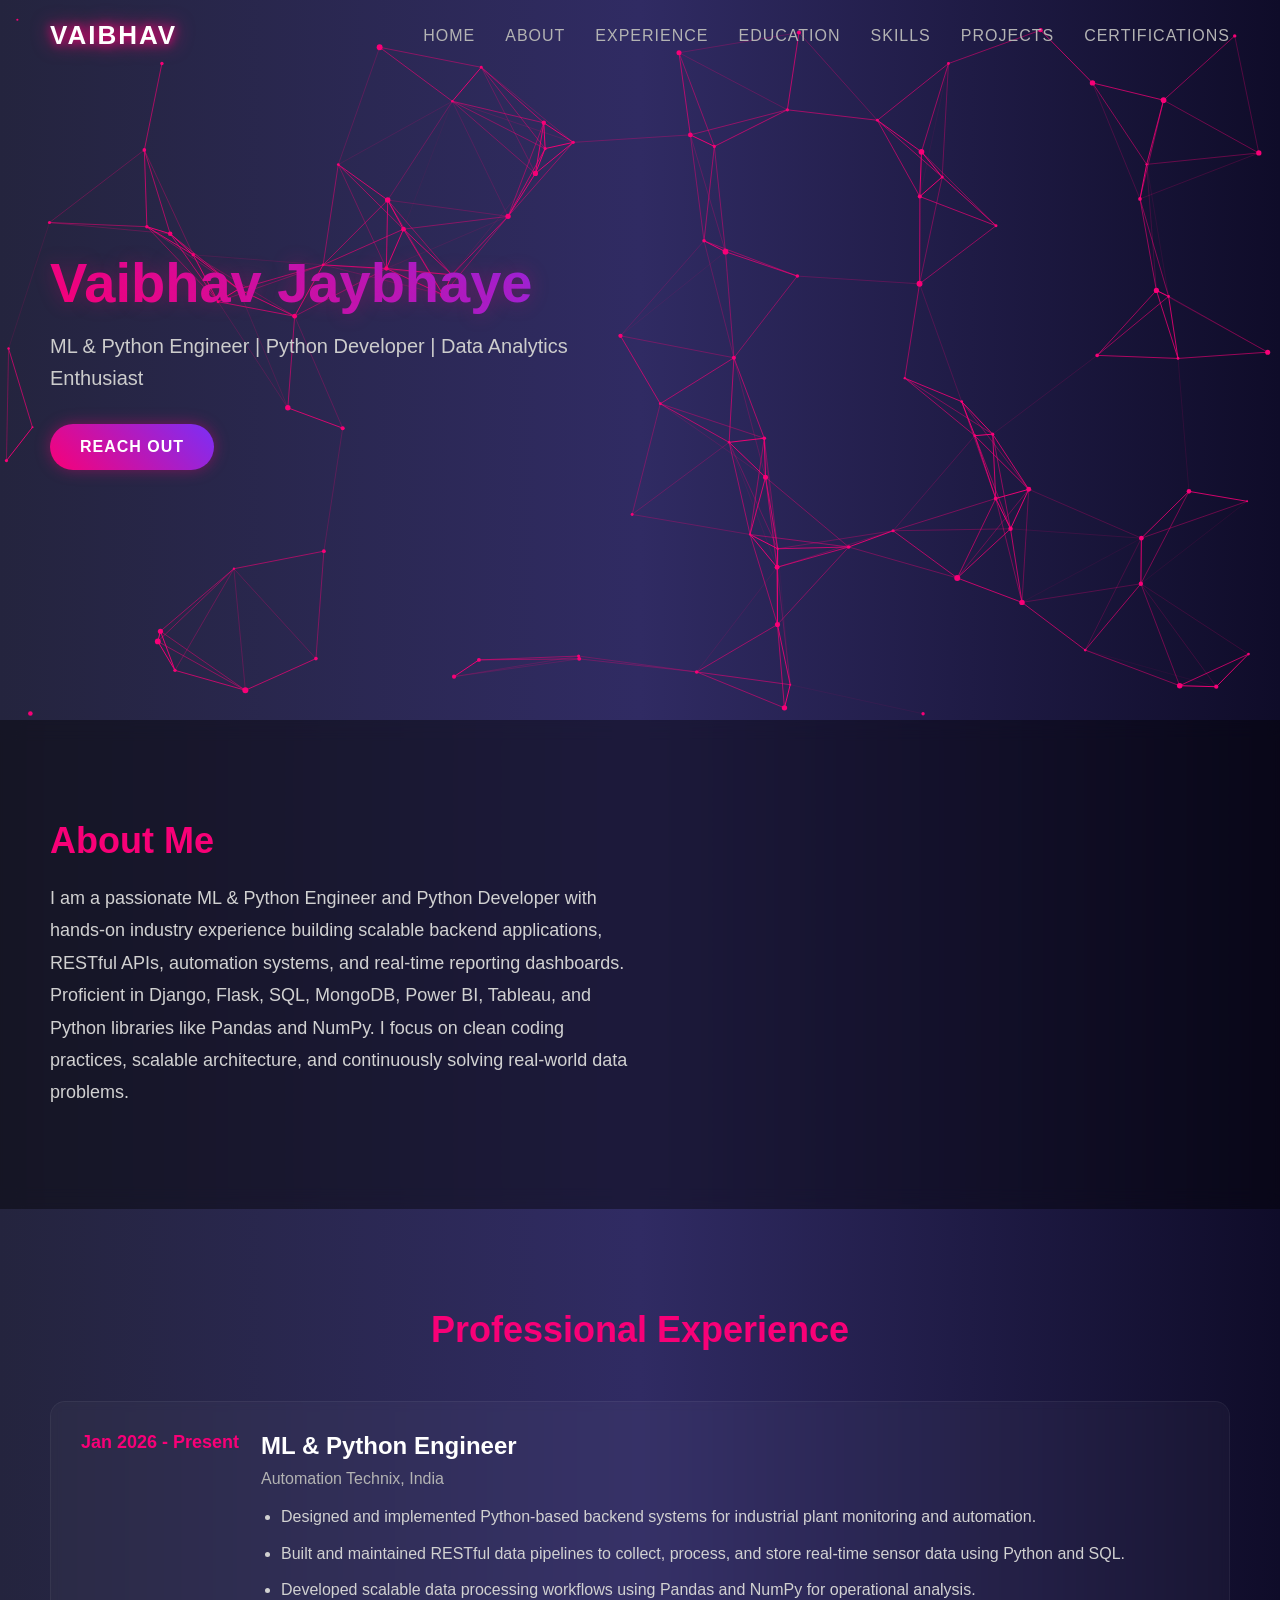
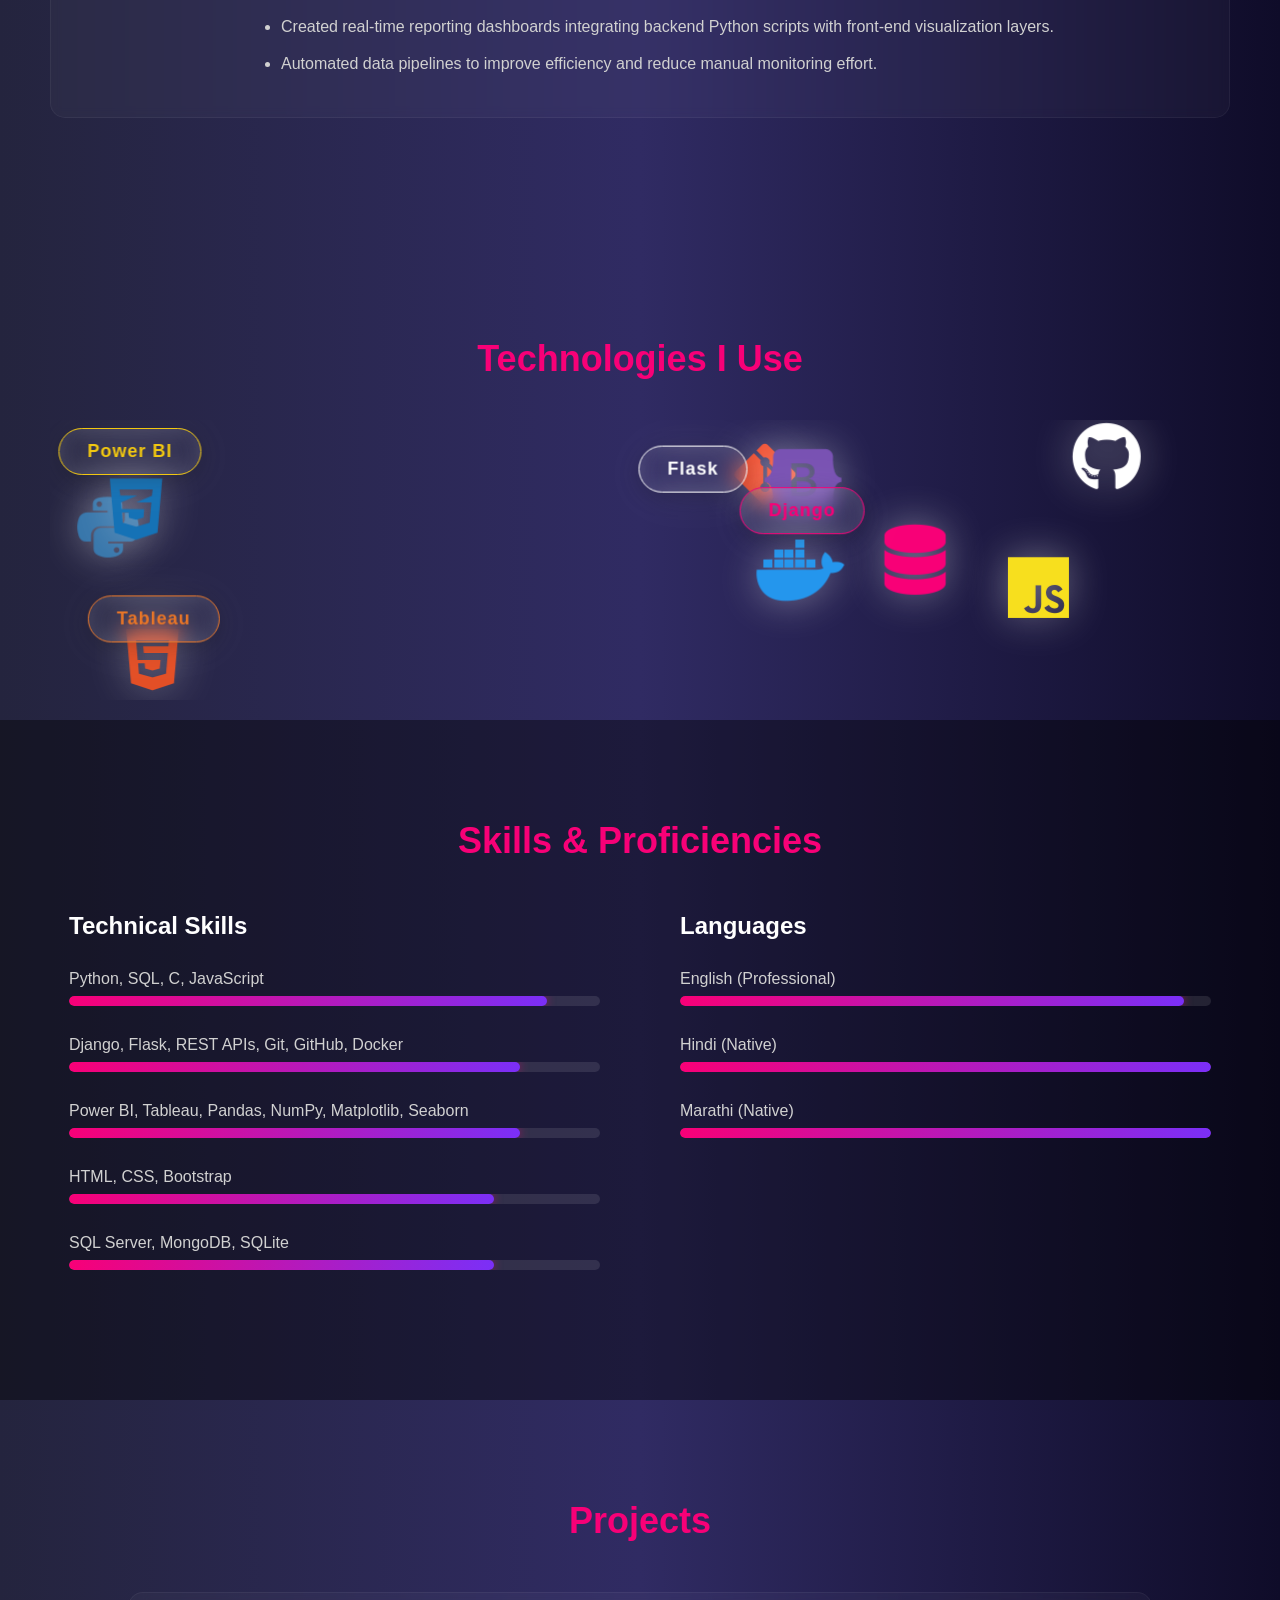
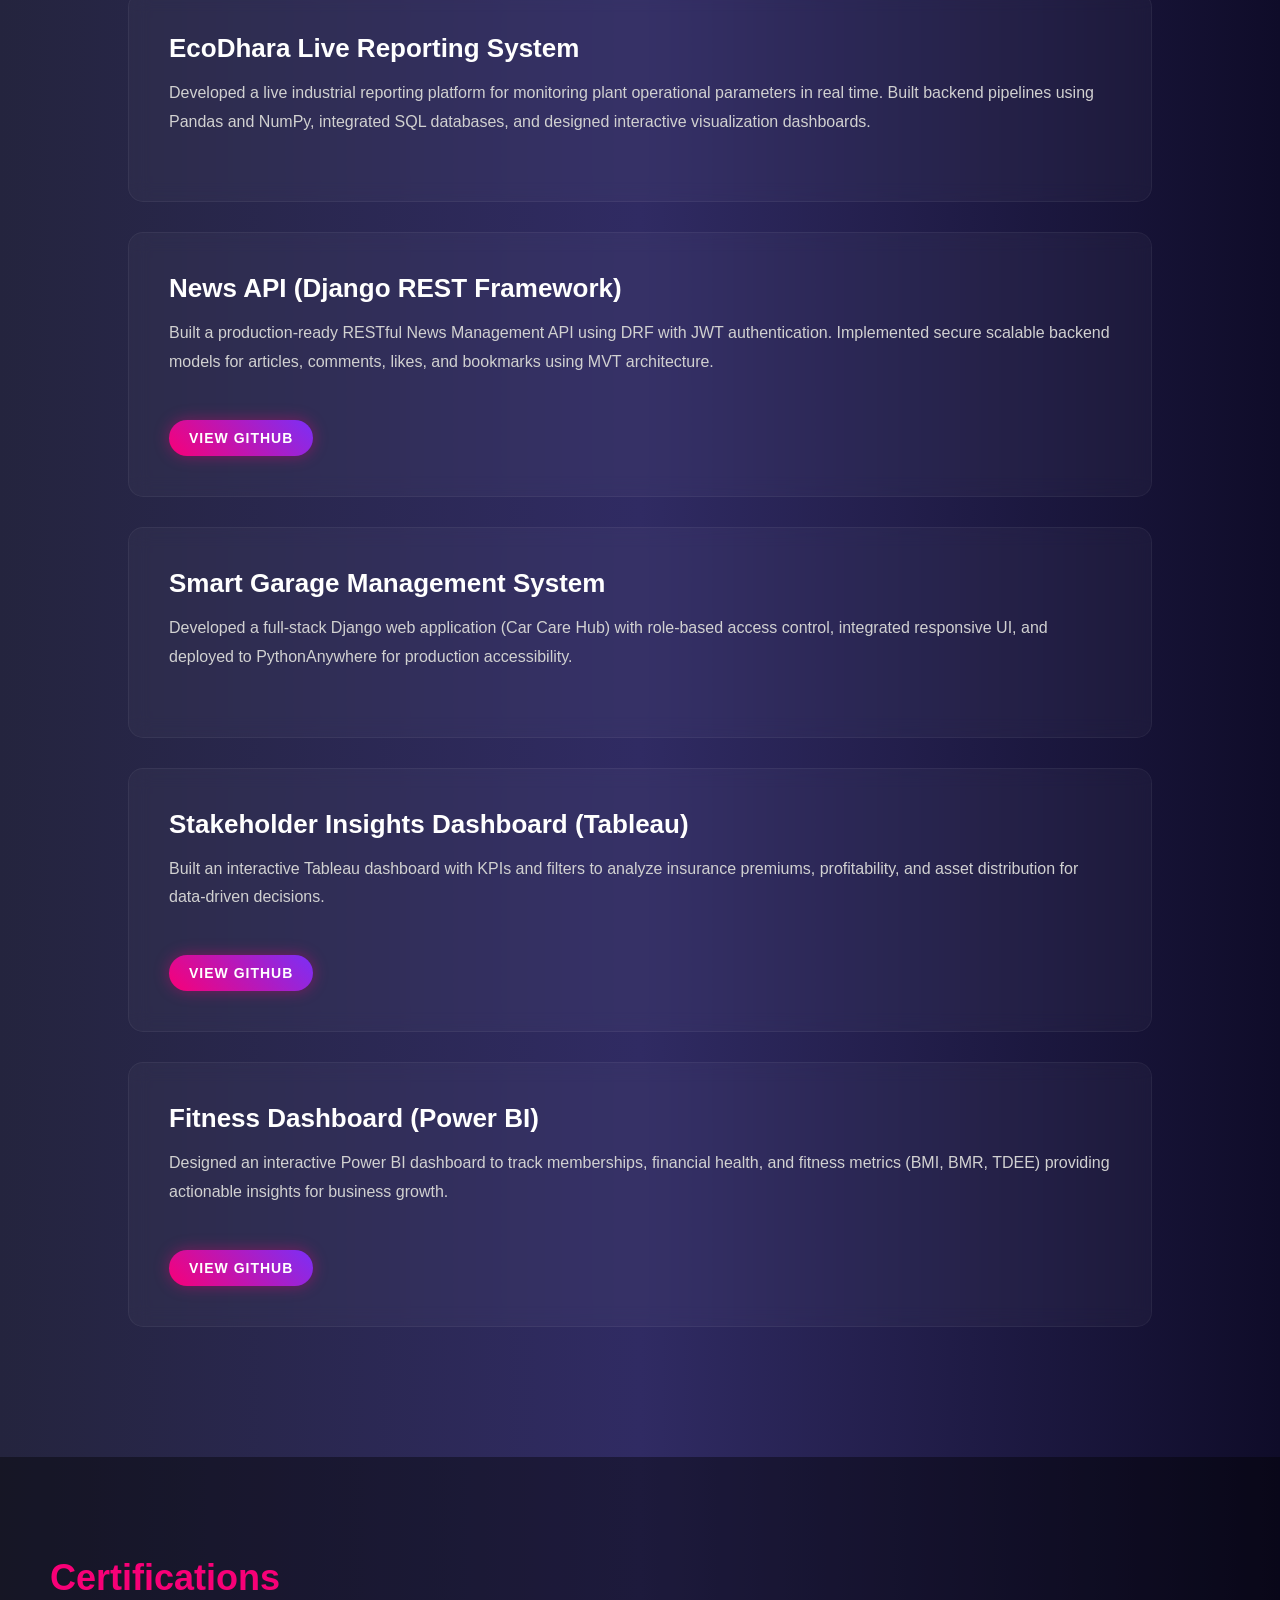
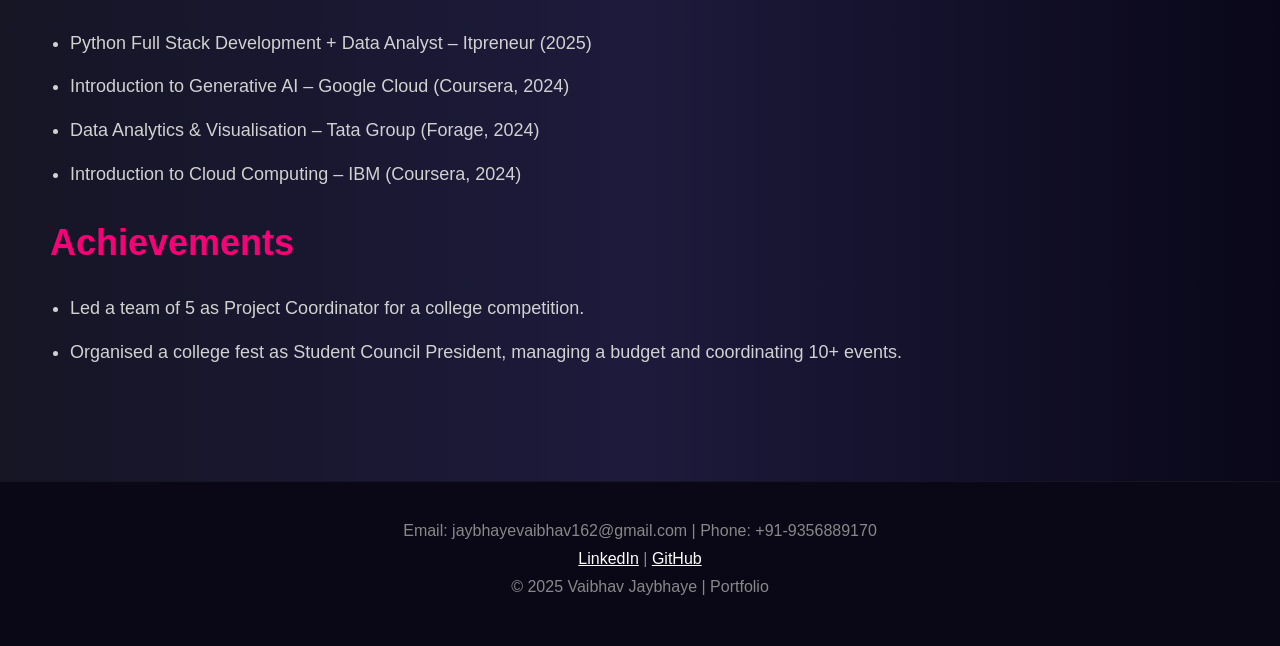
<file: index.html>
<!DOCTYPE html>
<html lang="en">

<head>
    <meta charset="UTF-8">
    <meta name="viewport" content="width=device-width, initial-scale=1.0">
  <link rel="icon" type="image/png" href="images/vj.png">
    <title>Vaibhav Jaybhaye | Portfolio</title>
    <link rel="stylesheet" href="https://cdnjs.cloudflare.com/ajax/libs/font-awesome/6.4.0/css/all.min.css">
    <link rel="stylesheet" href="style/style.css">
</head>

<body>

    <!-- NAVBAR -->
    <nav class="navbar">
        <div class="logo">Vaibhav</div>
        <div class="menu-toggle"><i class="fa-solid fa-bars"></i></div>
        <ul class="nav-links">
            <li><a href="#home">Home</a></li>
            <li><a href="#about">About</a></li>
            <li><a href="#experience">Experience</a></li>
            <li><a href="education.html">Education</a></li>
            <li><a href="#skills">Skills</a></li>
            <li><a href="#projects">Projects</a></li>
            <li><a href="#certifications">Certifications</a></li>
        </ul>
    </nav>

    <!-- HERO SECTION -->
    <section id="home" class="hero">
        <canvas id="particle-canvas"></canvas>
        <div class="hero-text">
            <h1>Vaibhav Jaybhaye</h1>
            <p>ML & Python Engineer | Python Developer | Data Analytics Enthusiast</p>
            <a href="contact.html" class="btn">Reach Out</a>
        </div>

       
    </section>

    <!-- ABOUT ME -->
    <section id="about" class="about reveal">
        <div class="about-text">
            <h2>About Me</h2>
            <p>
                I am a passionate ML & Python Engineer and Python Developer with hands-on industry experience building
                scalable backend applications, RESTful APIs, automation systems, and real-time reporting dashboards.
                Proficient in Django, Flask, SQL, MongoDB, Power BI, Tableau, and Python libraries like Pandas and
                NumPy. I focus on clean coding practices, scalable architecture, and continuously solving real-world
                data problems.
            </p>
        </div>

        
    </section>

    <!-- EXPERIENCE -->
    <section id="experience" class="education reveal">
        <h2>Professional Experience</h2>

        <div class="edu-box">
            <div class="year">Jan 2026 - Present</div>
            <div class="detail">
                <h3>ML & Python Engineer</h3>
                <p>Automation Technix, India</p>
                <ul>
                    <li>Designed and implemented Python-based backend systems for industrial plant monitoring and
                        automation.</li>
                    <li>Built and maintained RESTful data pipelines to collect, process, and store real-time sensor data
                        using Python and SQL.</li>
                    <li>Developed scalable data processing workflows using Pandas and NumPy for operational analysis.
                    </li>
                    <li>Created real-time reporting dashboards integrating backend Python scripts with front-end
                        visualization layers.</li>
                    <li>Automated data pipelines to improve efficiency and reduce manual monitoring effort.</li>
                </ul>
            </div>
        </div>
    </section>



    <!-- TECH BOUNCER -->
    <section class="tech-bouncer-section reveal">
        <h2>Technologies I Use</h2>
        <div id="tech-bouncer-container">
            <i class="fa-brands fa-python tech-icon" style="color: #3776AB;"></i>
            <i class="fa-brands fa-html5 tech-icon" style="color: #E34F26;"></i>
            <i class="fa-brands fa-css3-alt tech-icon" style="color: #1572B6;"></i>
            <i class="fa-brands fa-js tech-icon" style="color: #F7DF1E;"></i>
            <i class="fa-brands fa-docker tech-icon" style="color: #2496ED;"></i>
            <i class="fa-brands fa-git-alt tech-icon" style="color: #F05032;"></i>
            <i class="fa-brands fa-github tech-icon" style="color: #ffffff;"></i>
            <i class="fa-brands fa-bootstrap tech-icon" style="color: #7952B3;"></i>
            <i class="fa-solid fa-database tech-icon" style="color: #f80077;"></i>
            <div class="tech-icon text-icon" style="color: #f80077; border-color: #f80077;">Django</div>
            <div class="tech-icon text-icon" style="color: #fff; border-color: #fff;">Flask</div>
            <div class="tech-icon text-icon" style="color: #F2C811; border-color: #F2C811;">Power BI</div>
            <div class="tech-icon text-icon" style="color: #E97627; border-color: #E97627;">Tableau</div>
        </div>
    </section>

    <!-- SKILLS -->
    <section id="skills" class="skills reveal">
        <h2>Skills & Proficiencies</h2>

        <div class="skills-container">
            <div>
                <h3>Technical Skills</h3>
                <p>Python, SQL, C, JavaScript</p>
                <div class="bar"><span style="width: 90%"></span></div>

                <p>Django, Flask, REST APIs, Git, GitHub, Docker</p>
                <div class="bar"><span style="width: 85%"></span></div>

                <p>Power BI, Tableau, Pandas, NumPy, Matplotlib, Seaborn</p>
                <div class="bar"><span style="width: 85%"></span></div>

                <p>HTML, CSS, Bootstrap</p>
                <div class="bar"><span style="width: 80%"></span></div>

                <p>SQL Server, MongoDB, SQLite</p>
                <div class="bar"><span style="width: 80%"></span></div>
            </div>

            <div>
                <h3>Languages</h3>
                <p>English (Professional)</p>
                <div class="bar"><span style="width: 95%"></span></div>

                <p>Hindi (Native)</p>
                <div class="bar"><span style="width: 100%"></span></div>

                <p>Marathi (Native)</p>
                <div class="bar"><span style="width: 100%"></span></div>
            </div>
        </div>
    </section>

    <!-- PROJECTS -->
    <section id="projects" class="projects reveal">
        <h2>Projects</h2>

        <div class="project-card">
            <h3>EcoDhara Live Reporting System</h3>
            <p>
                Developed a live industrial reporting platform for monitoring plant operational parameters in real time.
                Built backend pipelines using Pandas and NumPy, integrated SQL databases, and designed interactive
                visualization dashboards.
            </p>
        </div>

        <div class="project-card">
            <h3>News API (Django REST Framework)</h3>
            <p>
                Built a production-ready RESTful News Management API using DRF with JWT authentication. Implemented
                secure scalable backend models for articles, comments, likes, and bookmarks using MVT architecture.
            </p>
            <br>
            <a href="https://github.com/vaibhavjaybhaye09" target="_blank" class="btn">View GitHub</a>
        </div>

        <div class="project-card">
            <h3>Smart Garage Management System</h3>
            <p>
                Developed a full-stack Django web application (Car Care Hub) with role-based access control, integrated
                responsive UI, and deployed to PythonAnywhere for production accessibility.
            </p>
        </div>

        <div class="project-card">
            <h3>Stakeholder Insights Dashboard (Tableau)</h3>
            <p>
                Built an interactive Tableau dashboard with KPIs and filters to analyze insurance premiums,
                profitability, and asset distribution for data-driven decisions.
            </p>
            <br>
            <a href="https://github.com/vaibhavjaybhaye09" target="_blank" class="btn">View GitHub</a>
        </div>

        <div class="project-card">
            <h3>Fitness Dashboard (Power BI)</h3>
            <p>
                Designed an interactive Power BI dashboard to track memberships, financial health, and fitness metrics
                (BMI, BMR, TDEE) providing actionable insights for business growth.
            </p>
            <br>
            <a href="https://github.com/vaibhavjaybhaye09" target="_blank" class="btn">View GitHub</a>
        </div>
    </section>

    <!-- CERTIFICATIONS -->
    <section id="certifications" class="certifications reveal">
        <h2>Certifications</h2>

        <ul>
            <li>Python Full Stack Development + Data Analyst – Itpreneur (2025)</li>
            <li>Introduction to Generative AI – Google Cloud (Coursera, 2024)</li>
            <li>Data Analytics & Visualisation – Tata Group (Forage, 2024)</li>
            <li>Introduction to Cloud Computing – IBM (Coursera, 2024)</li>
        </ul>
        <br>
        <h2>Achievements</h2>
        <ul>
            <li>Led a team of 5 as Project Coordinator for a college competition.</li>
            <li>Organised a college fest as Student Council President, managing a budget and coordinating 10+ events.
            </li>
        </ul>
    </section>

    <!-- FOOTER -->
    <footer id="contact">
        <p>Email: jaybhayevaibhav162@gmail.com | Phone: +91-9356889170</p>
        <p><a href="https://linkedin.com/in/vaibhav-jaybhaye-a9a10b25b"
                style="color: white; text-decoration: underline;">LinkedIn</a> | <a
                href="https://github.com/vaibhavjaybhaye09" style="color: white; text-decoration: underline;">GitHub</a>
        </p>
        <p>© 2025 Vaibhav Jaybhaye | Portfolio</p>
    </footer>

    <script>
        const canvas = document.getElementById("particle-canvas");
        const ctx = canvas.getContext("2d");
        
        function resizeCanvas() {
            const heroSection = document.querySelector('.hero');
            canvas.width = heroSection.offsetWidth;
            canvas.height = heroSection.offsetHeight;
        }
        
        resizeCanvas();

        let particlesArray;

        // get mouse position
        let mouse = {
            x: null,
            y: null,
            radius: 120
        }

        const heroSection = document.querySelector('.hero');
        heroSection.addEventListener('mousemove', function(event) {
            const rect = heroSection.getBoundingClientRect();
            mouse.x = event.clientX - rect.left;
            mouse.y = event.clientY - rect.top;
        });

        heroSection.addEventListener('mouseleave', function() {
            mouse.x = undefined;
            mouse.y = undefined;
        });

        // create particle
        class Particle {
            constructor(x, y, directionX, directionY, size, color) {
                this.x = x;
                this.y = y;
                this.directionX = directionX;
                this.directionY = directionY;
                this.size = size;
                this.color = color;
            }
            // method to draw individual particle
            draw() {
                ctx.beginPath();
                ctx.arc(this.x, this.y, this.size, 0, Math.PI * 2, false);
                ctx.fillStyle = '#f80077';
                ctx.fill();
            }
            // check particle position, check mouse position, move the particle, draw the particle
            update() {
                //check if particle is still within canvas
                if (this.x > canvas.width || this.x < 0) {
                    this.directionX = -this.directionX;
                }
                if (this.y > canvas.height || this.y < 0) {
                    this.directionY = -this.directionY;
                }

                //check collision detection - mouse position / particle position
                let dx = mouse.x - this.x;
                let dy = mouse.y - this.y;
                let distance = Math.sqrt(dx*dx + dy*dy);
                if (distance < mouse.radius + this.size){
                    if (mouse.x < this.x && this.x < canvas.width - this.size * 10) {
                        this.x += 2;
                    }
                    if (mouse.x > this.x && this.x > this.size * 10) {
                        this.x -= 2;
                    }
                    if (mouse.y < this.y && this.y < canvas.height - this.size * 10) {
                        this.y += 2;
                    }
                    if (mouse.y > this.y && this.y > this.size * 10) {
                        this.y -= 2;
                    }
                }
                // move particle
                this.x += this.directionX;
                this.y += this.directionY;
                // draw particle
                this.draw();
            }
        }

        // create particle array
        function init() {
            particlesArray = [];
            let numberOfParticles = (canvas.height * canvas.width) / 9000;
            for (let i = 0; i < numberOfParticles; i++) {
                let size = (Math.random() * 2) + 1;
                let x = (Math.random() * ((canvas.width - size * 2) - (size * 2)) + size * 2);
                let y = (Math.random() * ((canvas.height - size * 2) - (size * 2)) + size * 2);
                let directionX = (Math.random() * 1) - 0.5;
                let directionY = (Math.random() * 1) - 0.5;
                let color = '#f80077';

                particlesArray.push(new Particle(x, y, directionX, directionY, size, color));
            }
        }

        // check if particles are close enough to draw line between them
        function connect() {
            let opacityValue = 1;
            for (let a = 0; a < particlesArray.length; a++) {
                for (let b = a; b < particlesArray.length; b++) {
                    let distance = ((particlesArray[a].x - particlesArray[b].x) * (particlesArray[a].x - particlesArray[b].x))
                    + ((particlesArray[a].y - particlesArray[b].y) * (particlesArray[a].y - particlesArray[b].y));
                    if (distance < (canvas.width/7) * (canvas.height/7)) {
                        opacityValue = 1 - (distance/20000);
                        ctx.strokeStyle = 'rgba(248, 0, 119,' + opacityValue + ')';
                        ctx.lineWidth = 1;
                        ctx.beginPath();
                        ctx.moveTo(particlesArray[a].x, particlesArray[a].y);
                        ctx.lineTo(particlesArray[b].x, particlesArray[b].y);
                        ctx.stroke();
                    }
                }
            }
        }

        // animation loop
        function animate() {
            requestAnimationFrame(animate);
            ctx.clearRect(0,0,canvas.width, canvas.height);

            for (let i = 0; i < particlesArray.length; i++) {
                particlesArray[i].update();
            }
            connect();
        }

        // resize event
        window.addEventListener('resize', function() {
            resizeCanvas();
            init();
        });

        init();
        animate();

        // Navbar Scroll Logic & Reveal
        let lastScrollTop = 0;
        const navbar = document.querySelector('.navbar');

        function reveal() {
            var reveals = document.querySelectorAll(".reveal");
            for (var i = 0; i < reveals.length; i++) {
                var windowHeight = window.innerHeight;
                var elementTop = reveals[i].getBoundingClientRect().top;
                var elementVisible = 100;
                if (elementTop < windowHeight - elementVisible) {
                    reveals[i].classList.add("active");
                }
            }
        }

        window.addEventListener('scroll', function() {
            let scrollTop = window.pageYOffset || document.documentElement.scrollTop;
            if (scrollTop > lastScrollTop && scrollTop > 100) {
                // Scrolling down
                navbar.classList.add('hidden');
            } else {
                // Scrolling up
                navbar.classList.remove('hidden');
            }
            lastScrollTop = scrollTop <= 0 ? 0 : scrollTop; // For Mobile or negative scrolling
            
            // Trigger reveal
            reveal();
        });
        
        reveal(); // Trigger on load

        // Tech Bouncer Animation
        const techIcons = document.querySelectorAll('.tech-icon');
        const bouncerContainer = document.getElementById('tech-bouncer-container');
        
        if (bouncerContainer) {
            const bouncers = [];
            
            techIcons.forEach(icon => {
                let dx = (Math.random() - 0.5) * 1.5; 
                let dy = (Math.random() - 0.5) * 1.5; 
                if (Math.abs(dx) < 0.5) dx = dx > 0 ? 0.8 : -0.8;
                if (Math.abs(dy) < 0.5) dy = dy > 0 ? 0.8 : -0.8;

                bouncers.push({
                    element: icon,
                    x: Math.random() * (bouncerContainer.clientWidth - 150),
                    y: Math.random() * (bouncerContainer.clientHeight - 100),
                    dx: dx,
                    dy: dy
                });
            });

            function animateBouncers() {
                const containerWidth = bouncerContainer.clientWidth;
                const containerHeight = bouncerContainer.clientHeight;

                bouncers.forEach(bouncer => {
                    bouncer.x += bouncer.dx;
                    bouncer.y += bouncer.dy;
                    
                    let elWidth = bouncer.element.offsetWidth || 50;
                    let elHeight = bouncer.element.offsetHeight || 50;

                    if (bouncer.x <= 0 || bouncer.x + elWidth >= containerWidth) {
                        bouncer.dx *= -1;
                        bouncer.x = bouncer.x <= 0 ? 0 : containerWidth - elWidth;
                    }
                    if (bouncer.y <= 0 || bouncer.y + elHeight >= containerHeight) {
                        bouncer.dy *= -1;
                        bouncer.y = bouncer.y <= 0 ? 0 : containerHeight - elHeight;
                    }

                    bouncer.element.style.transform = `translate(${bouncer.x}px, ${bouncer.y}px)`;
                });

                requestAnimationFrame(animateBouncers);
            }
            
            setTimeout(animateBouncers, 300); // wait for fonts to load
        }

        // Mobile Menu Toggle
        const menuToggle = document.querySelector('.menu-toggle');
        const navLinksContainer = document.querySelector('.nav-links');

        if (menuToggle) {
            menuToggle.addEventListener('click', () => {
                navLinksContainer.classList.toggle('active');
            });
        }

        // Close menu when clicking a link
        document.querySelectorAll('.nav-links a').forEach(link => {
            link.addEventListener('click', () => {
                navLinksContainer.classList.remove('active');
            });
        });
    </script>
</body>

</html>
</file>
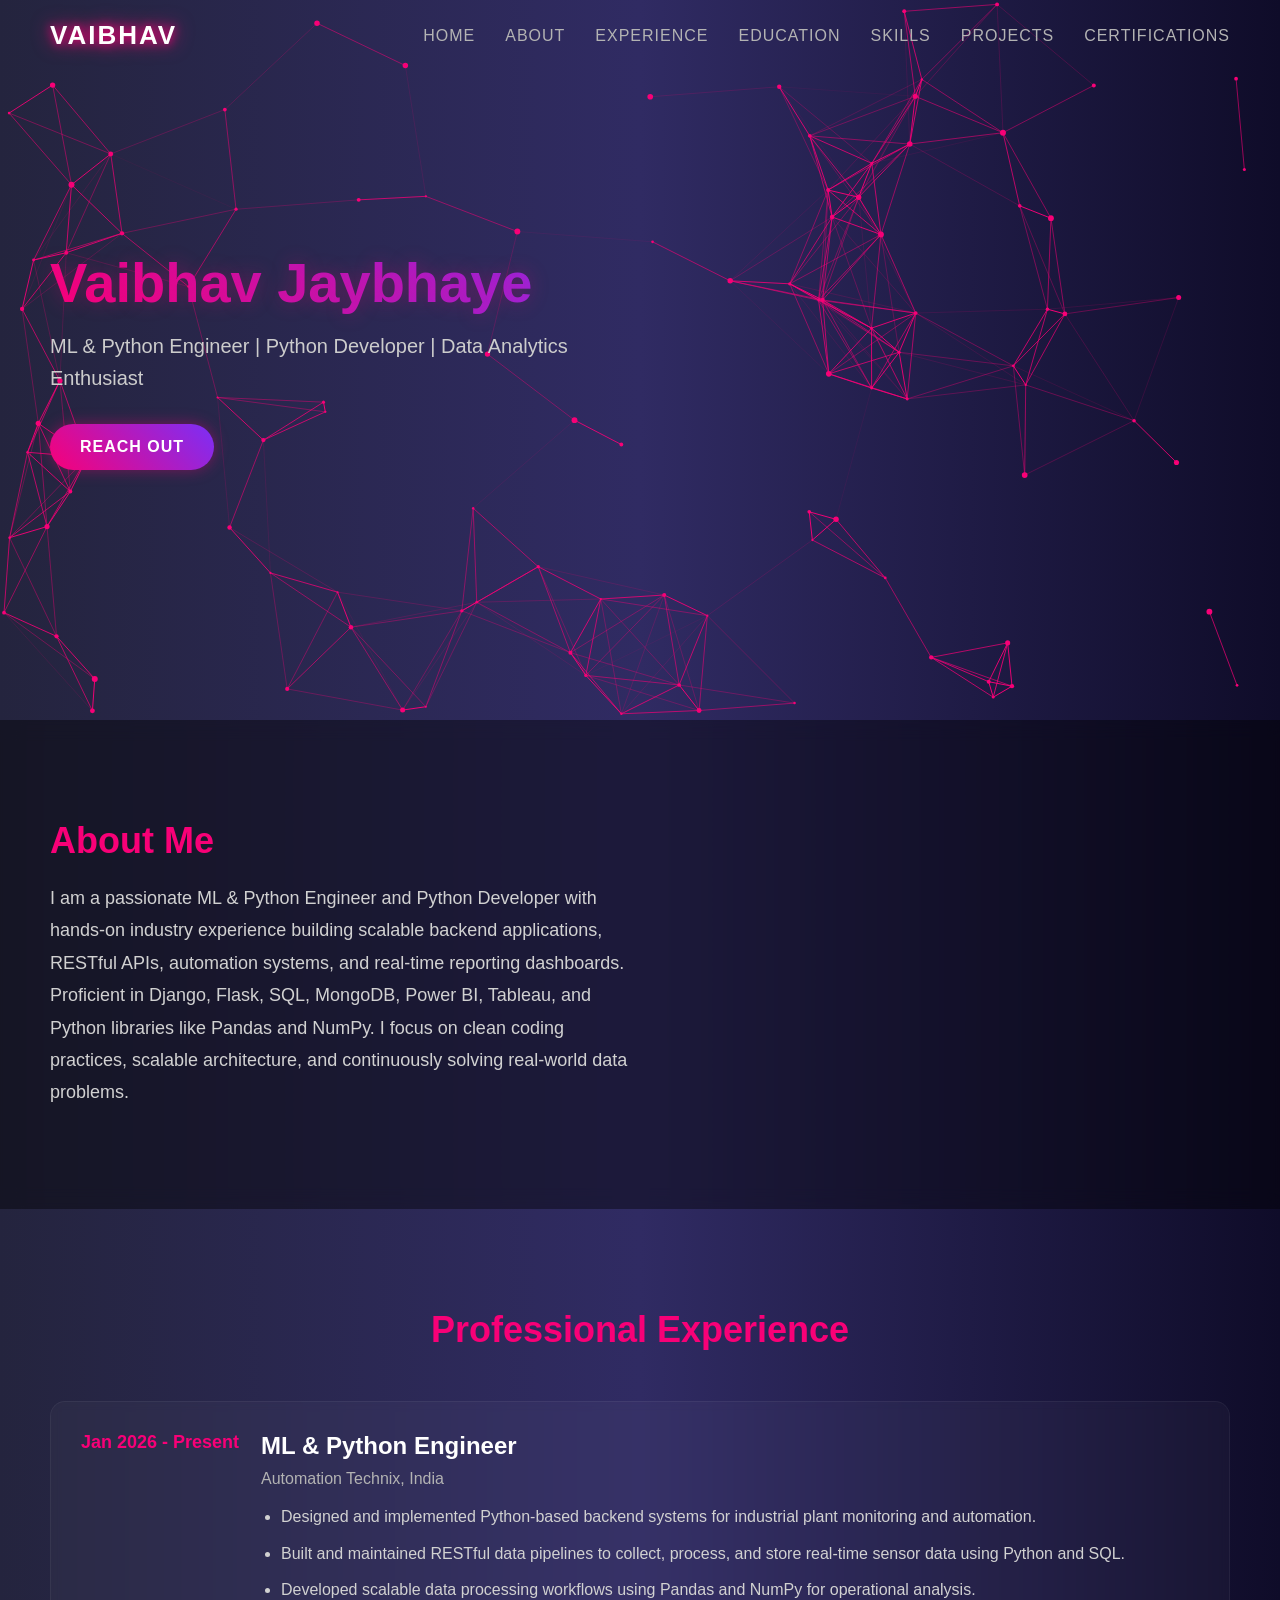
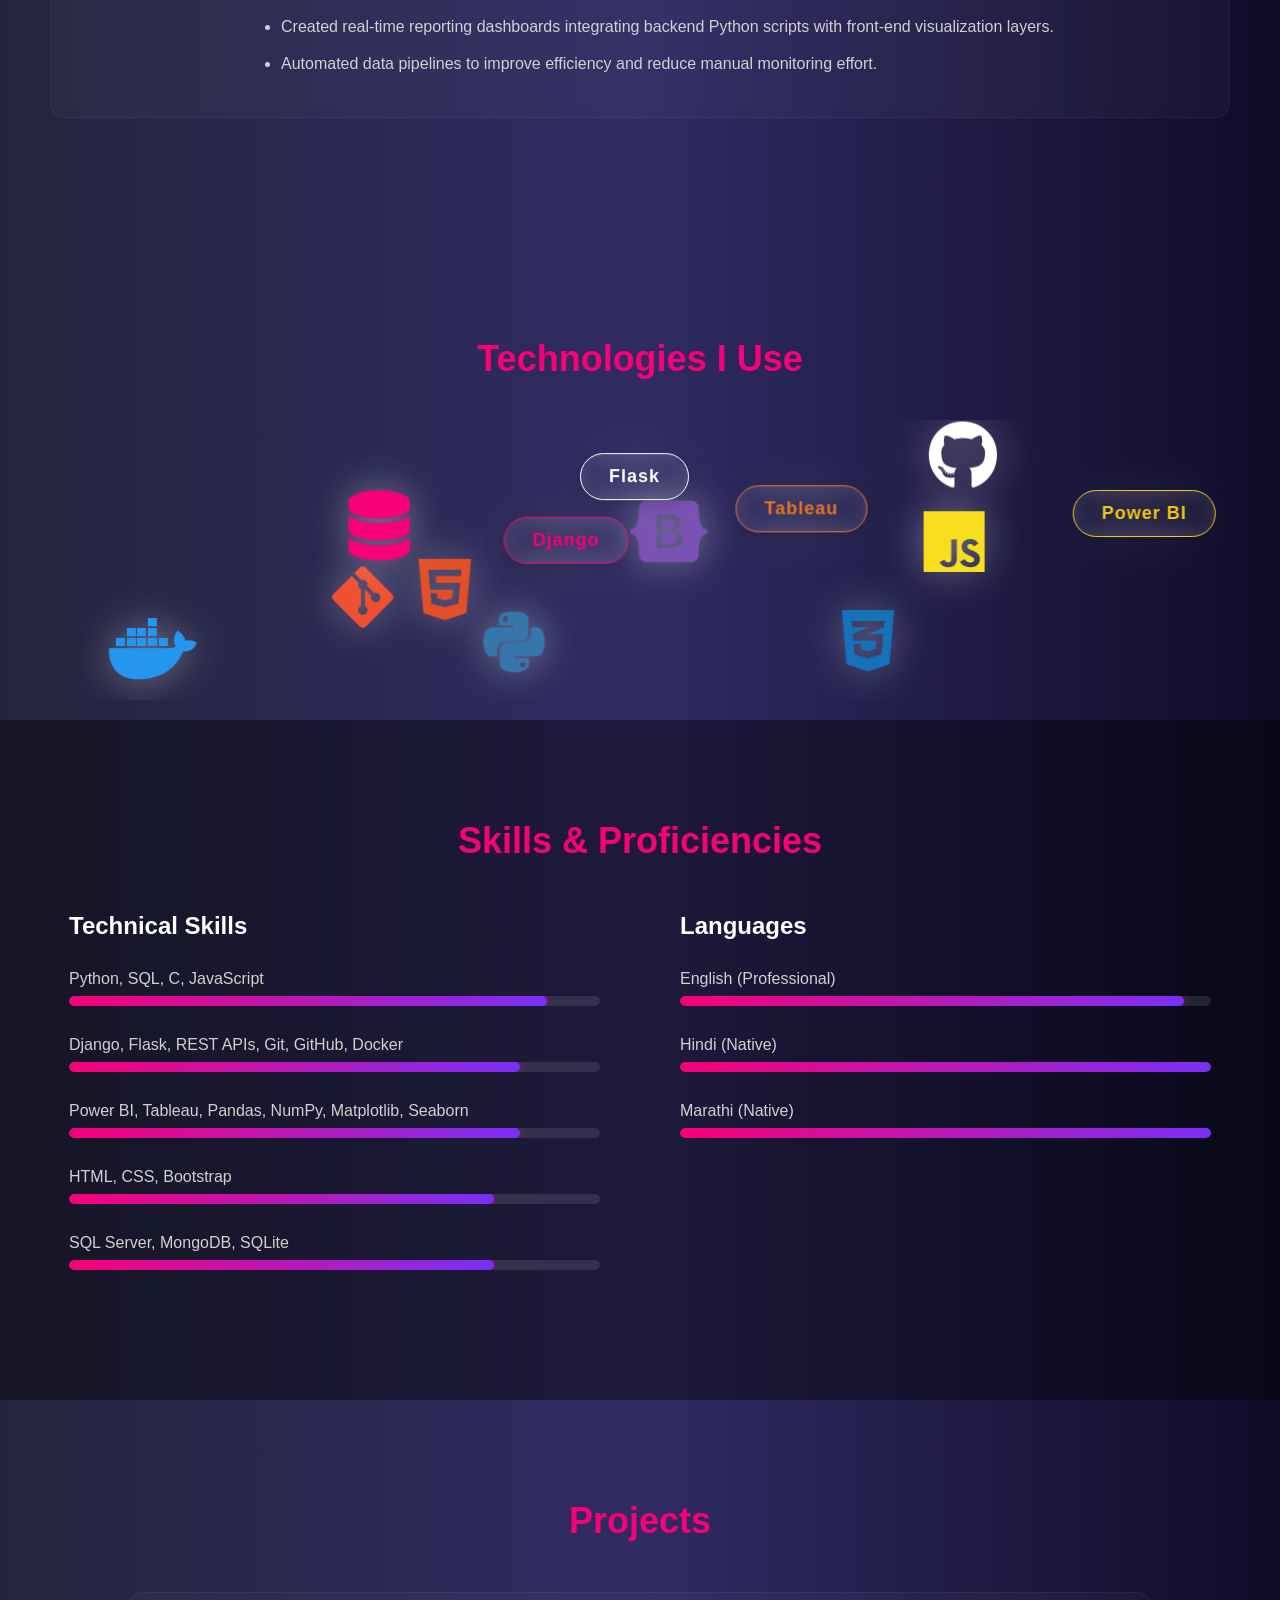
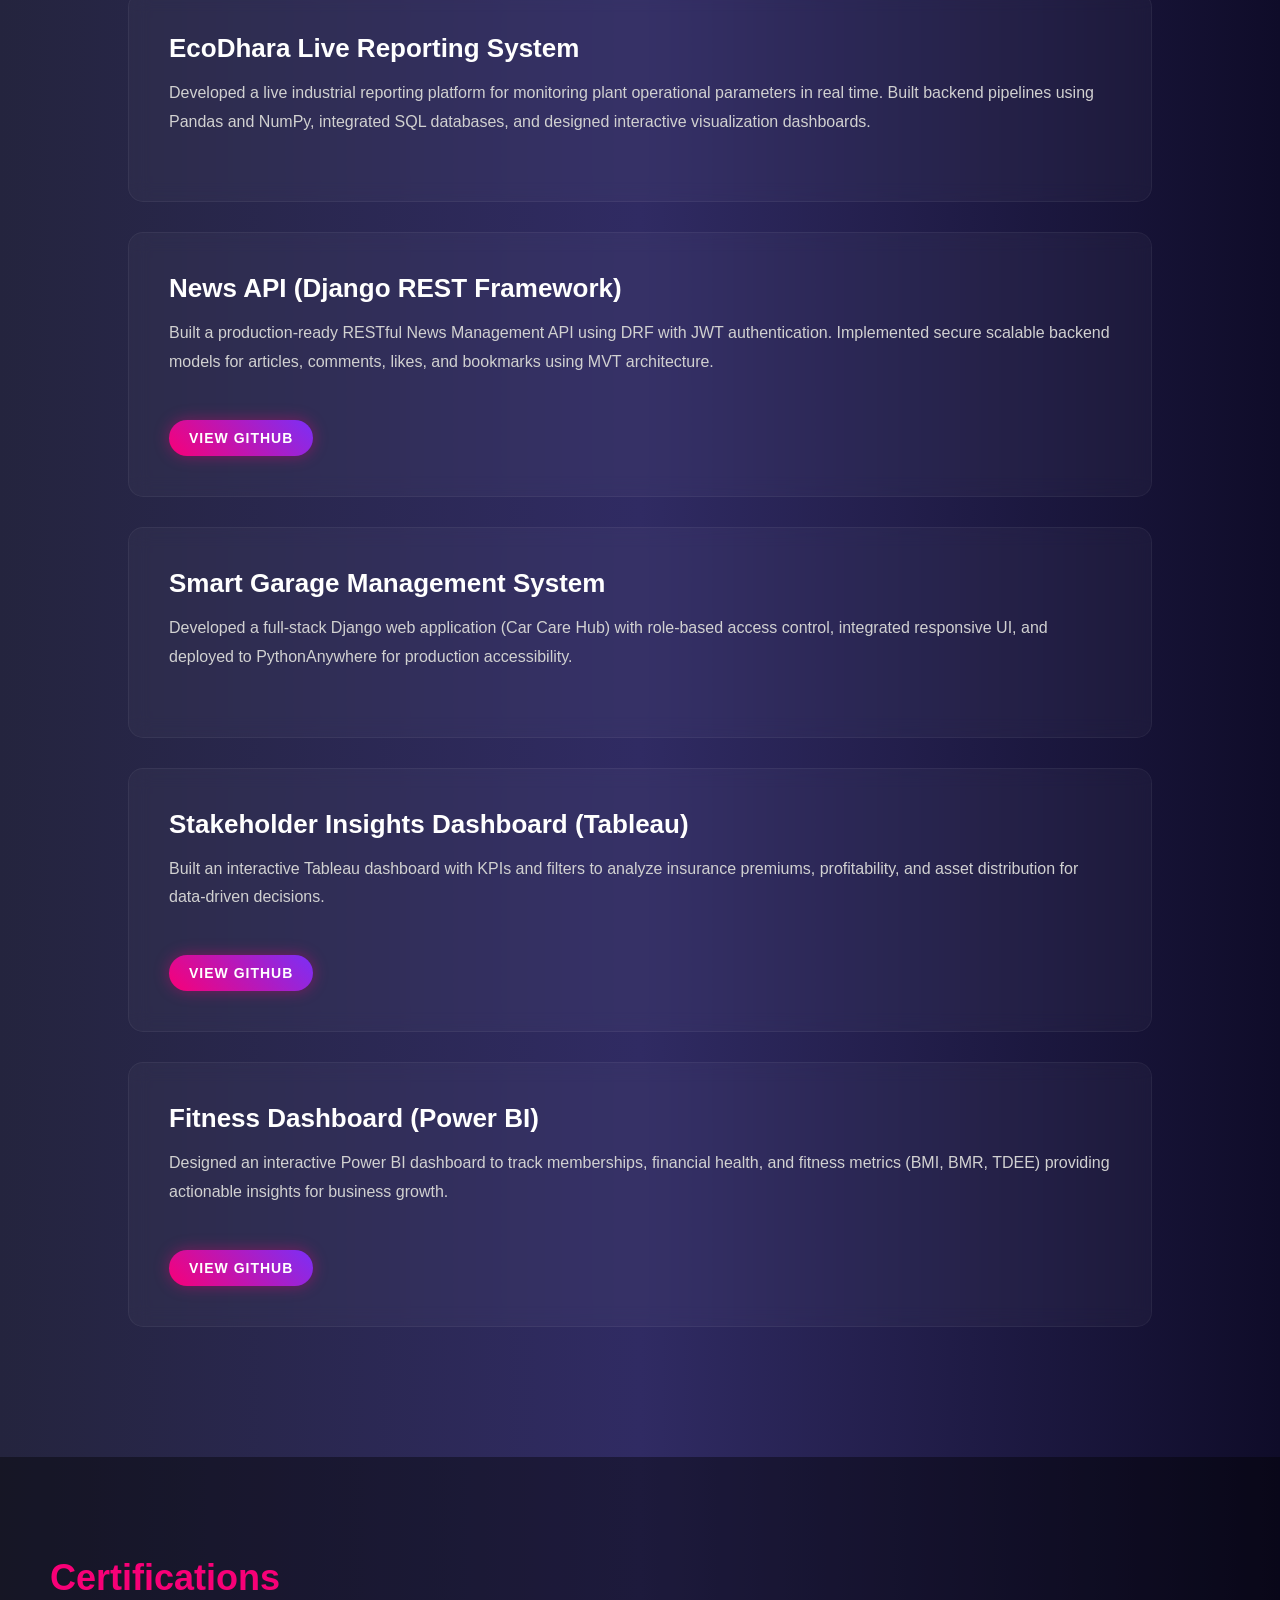
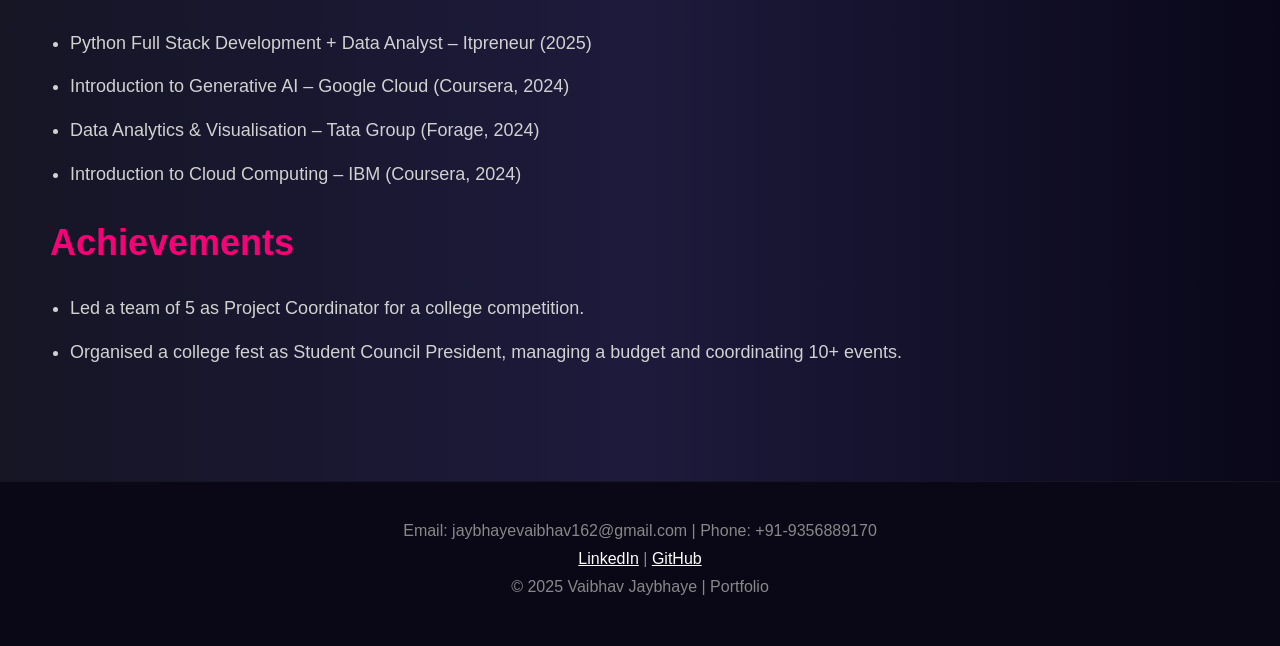
<file: Portfolio/index.html>
<!DOCTYPE html>
<html lang="en">

<head>
    <meta charset="UTF-8">
    <meta name="viewport" content="width=device-width, initial-scale=1.0">
    <title>Vaibhav Jaybhaye | Portfolio</title>
    <link rel="stylesheet" href="https://cdnjs.cloudflare.com/ajax/libs/font-awesome/6.4.0/css/all.min.css">
    <link rel="stylesheet" href="style/style.css">
</head>

<body>

    <!-- NAVBAR -->
    <nav class="navbar">
        <div class="logo">Vaibhav</div>
        <ul class="nav-links">
            <li><a href="#home">Home</a></li>
            <li><a href="#about">About</a></li>
            <li><a href="#experience">Experience</a></li>
            <li><a href="education.html">Education</a></li>
            <li><a href="#skills">Skills</a></li>
            <li><a href="#projects">Projects</a></li>
            <li><a href="#certifications">Certifications</a></li>
        </ul>
    </nav>

    <!-- HERO SECTION -->
    <section id="home" class="hero">
        <canvas id="particle-canvas"></canvas>
        <div class="hero-text">
            <h1>Vaibhav Jaybhaye</h1>
            <p>ML & Python Engineer | Python Developer | Data Analytics Enthusiast</p>
            <a href="contact.html" class="btn">Reach Out</a>
        </div>

       
    </section>

    <!-- ABOUT ME -->
    <section id="about" class="about reveal">
        <div class="about-text">
            <h2>About Me</h2>
            <p>
                I am a passionate ML & Python Engineer and Python Developer with hands-on industry experience building
                scalable backend applications, RESTful APIs, automation systems, and real-time reporting dashboards.
                Proficient in Django, Flask, SQL, MongoDB, Power BI, Tableau, and Python libraries like Pandas and
                NumPy. I focus on clean coding practices, scalable architecture, and continuously solving real-world
                data problems.
            </p>
        </div>

        
    </section>

    <!-- EXPERIENCE -->
    <section id="experience" class="education reveal">
        <h2>Professional Experience</h2>

        <div class="edu-box">
            <div class="year">Jan 2026 - Present</div>
            <div class="detail">
                <h3>ML & Python Engineer</h3>
                <p>Automation Technix, India</p>
                <ul>
                    <li>Designed and implemented Python-based backend systems for industrial plant monitoring and
                        automation.</li>
                    <li>Built and maintained RESTful data pipelines to collect, process, and store real-time sensor data
                        using Python and SQL.</li>
                    <li>Developed scalable data processing workflows using Pandas and NumPy for operational analysis.
                    </li>
                    <li>Created real-time reporting dashboards integrating backend Python scripts with front-end
                        visualization layers.</li>
                    <li>Automated data pipelines to improve efficiency and reduce manual monitoring effort.</li>
                </ul>
            </div>
        </div>
    </section>



    <!-- TECH BOUNCER -->
    <section class="tech-bouncer-section reveal">
        <h2>Technologies I Use</h2>
        <div id="tech-bouncer-container">
            <i class="fa-brands fa-python tech-icon" style="color: #3776AB;"></i>
            <i class="fa-brands fa-html5 tech-icon" style="color: #E34F26;"></i>
            <i class="fa-brands fa-css3-alt tech-icon" style="color: #1572B6;"></i>
            <i class="fa-brands fa-js tech-icon" style="color: #F7DF1E;"></i>
            <i class="fa-brands fa-docker tech-icon" style="color: #2496ED;"></i>
            <i class="fa-brands fa-git-alt tech-icon" style="color: #F05032;"></i>
            <i class="fa-brands fa-github tech-icon" style="color: #ffffff;"></i>
            <i class="fa-brands fa-bootstrap tech-icon" style="color: #7952B3;"></i>
            <i class="fa-solid fa-database tech-icon" style="color: #f80077;"></i>
            <div class="tech-icon text-icon" style="color: #f80077; border-color: #f80077;">Django</div>
            <div class="tech-icon text-icon" style="color: #fff; border-color: #fff;">Flask</div>
            <div class="tech-icon text-icon" style="color: #F2C811; border-color: #F2C811;">Power BI</div>
            <div class="tech-icon text-icon" style="color: #E97627; border-color: #E97627;">Tableau</div>
        </div>
    </section>

    <!-- SKILLS -->
    <section id="skills" class="skills reveal">
        <h2>Skills & Proficiencies</h2>

        <div class="skills-container">
            <div>
                <h3>Technical Skills</h3>
                <p>Python, SQL, C, JavaScript</p>
                <div class="bar"><span style="width: 90%"></span></div>

                <p>Django, Flask, REST APIs, Git, GitHub, Docker</p>
                <div class="bar"><span style="width: 85%"></span></div>

                <p>Power BI, Tableau, Pandas, NumPy, Matplotlib, Seaborn</p>
                <div class="bar"><span style="width: 85%"></span></div>

                <p>HTML, CSS, Bootstrap</p>
                <div class="bar"><span style="width: 80%"></span></div>

                <p>SQL Server, MongoDB, SQLite</p>
                <div class="bar"><span style="width: 80%"></span></div>
            </div>

            <div>
                <h3>Languages</h3>
                <p>English (Professional)</p>
                <div class="bar"><span style="width: 95%"></span></div>

                <p>Hindi (Native)</p>
                <div class="bar"><span style="width: 100%"></span></div>

                <p>Marathi (Native)</p>
                <div class="bar"><span style="width: 100%"></span></div>
            </div>
        </div>
    </section>

    <!-- PROJECTS -->
    <section id="projects" class="projects reveal">
        <h2>Projects</h2>

        <div class="project-card">
            <h3>EcoDhara Live Reporting System</h3>
            <p>
                Developed a live industrial reporting platform for monitoring plant operational parameters in real time.
                Built backend pipelines using Pandas and NumPy, integrated SQL databases, and designed interactive
                visualization dashboards.
            </p>
        </div>

        <div class="project-card">
            <h3>News API (Django REST Framework)</h3>
            <p>
                Built a production-ready RESTful News Management API using DRF with JWT authentication. Implemented
                secure scalable backend models for articles, comments, likes, and bookmarks using MVT architecture.
            </p>
            <br>
            <a href="https://github.com/vaibhavjaybhaye09" target="_blank" class="btn">View GitHub</a>
        </div>

        <div class="project-card">
            <h3>Smart Garage Management System</h3>
            <p>
                Developed a full-stack Django web application (Car Care Hub) with role-based access control, integrated
                responsive UI, and deployed to PythonAnywhere for production accessibility.
            </p>
        </div>

        <div class="project-card">
            <h3>Stakeholder Insights Dashboard (Tableau)</h3>
            <p>
                Built an interactive Tableau dashboard with KPIs and filters to analyze insurance premiums,
                profitability, and asset distribution for data-driven decisions.
            </p>
            <br>
            <a href="https://github.com/vaibhavjaybhaye09" target="_blank" class="btn">View GitHub</a>
        </div>

        <div class="project-card">
            <h3>Fitness Dashboard (Power BI)</h3>
            <p>
                Designed an interactive Power BI dashboard to track memberships, financial health, and fitness metrics
                (BMI, BMR, TDEE) providing actionable insights for business growth.
            </p>
            <br>
            <a href="https://github.com/vaibhavjaybhaye09" target="_blank" class="btn">View GitHub</a>
        </div>
    </section>

    <!-- CERTIFICATIONS -->
    <section id="certifications" class="certifications reveal">
        <h2>Certifications</h2>

        <ul>
            <li>Python Full Stack Development + Data Analyst – Itpreneur (2025)</li>
            <li>Introduction to Generative AI – Google Cloud (Coursera, 2024)</li>
            <li>Data Analytics & Visualisation – Tata Group (Forage, 2024)</li>
            <li>Introduction to Cloud Computing – IBM (Coursera, 2024)</li>
        </ul>
        <br>
        <h2>Achievements</h2>
        <ul>
            <li>Led a team of 5 as Project Coordinator for a college competition.</li>
            <li>Organised a college fest as Student Council President, managing a budget and coordinating 10+ events.
            </li>
        </ul>
    </section>

    <!-- FOOTER -->
    <footer id="contact">
        <p>Email: jaybhayevaibhav162@gmail.com | Phone: +91-9356889170</p>
        <p><a href="https://linkedin.com/in/vaibhav-jaybhaye-a9a10b25b"
                style="color: white; text-decoration: underline;">LinkedIn</a> | <a
                href="https://github.com/vaibhavjaybhaye09" style="color: white; text-decoration: underline;">GitHub</a>
        </p>
        <p>© 2025 Vaibhav Jaybhaye | Portfolio</p>
    </footer>

    <script>
        const canvas = document.getElementById("particle-canvas");
        const ctx = canvas.getContext("2d");
        
        function resizeCanvas() {
            const heroSection = document.querySelector('.hero');
            canvas.width = heroSection.offsetWidth;
            canvas.height = heroSection.offsetHeight;
        }
        
        resizeCanvas();

        let particlesArray;

        // get mouse position
        let mouse = {
            x: null,
            y: null,
            radius: 120
        }

        const heroSection = document.querySelector('.hero');
        heroSection.addEventListener('mousemove', function(event) {
            const rect = heroSection.getBoundingClientRect();
            mouse.x = event.clientX - rect.left;
            mouse.y = event.clientY - rect.top;
        });

        heroSection.addEventListener('mouseleave', function() {
            mouse.x = undefined;
            mouse.y = undefined;
        });

        // create particle
        class Particle {
            constructor(x, y, directionX, directionY, size, color) {
                this.x = x;
                this.y = y;
                this.directionX = directionX;
                this.directionY = directionY;
                this.size = size;
                this.color = color;
            }
            // method to draw individual particle
            draw() {
                ctx.beginPath();
                ctx.arc(this.x, this.y, this.size, 0, Math.PI * 2, false);
                ctx.fillStyle = '#f80077';
                ctx.fill();
            }
            // check particle position, check mouse position, move the particle, draw the particle
            update() {
                //check if particle is still within canvas
                if (this.x > canvas.width || this.x < 0) {
                    this.directionX = -this.directionX;
                }
                if (this.y > canvas.height || this.y < 0) {
                    this.directionY = -this.directionY;
                }

                //check collision detection - mouse position / particle position
                let dx = mouse.x - this.x;
                let dy = mouse.y - this.y;
                let distance = Math.sqrt(dx*dx + dy*dy);
                if (distance < mouse.radius + this.size){
                    if (mouse.x < this.x && this.x < canvas.width - this.size * 10) {
                        this.x += 2;
                    }
                    if (mouse.x > this.x && this.x > this.size * 10) {
                        this.x -= 2;
                    }
                    if (mouse.y < this.y && this.y < canvas.height - this.size * 10) {
                        this.y += 2;
                    }
                    if (mouse.y > this.y && this.y > this.size * 10) {
                        this.y -= 2;
                    }
                }
                // move particle
                this.x += this.directionX;
                this.y += this.directionY;
                // draw particle
                this.draw();
            }
        }

        // create particle array
        function init() {
            particlesArray = [];
            let numberOfParticles = (canvas.height * canvas.width) / 9000;
            for (let i = 0; i < numberOfParticles; i++) {
                let size = (Math.random() * 2) + 1;
                let x = (Math.random() * ((canvas.width - size * 2) - (size * 2)) + size * 2);
                let y = (Math.random() * ((canvas.height - size * 2) - (size * 2)) + size * 2);
                let directionX = (Math.random() * 1) - 0.5;
                let directionY = (Math.random() * 1) - 0.5;
                let color = '#f80077';

                particlesArray.push(new Particle(x, y, directionX, directionY, size, color));
            }
        }

        // check if particles are close enough to draw line between them
        function connect() {
            let opacityValue = 1;
            for (let a = 0; a < particlesArray.length; a++) {
                for (let b = a; b < particlesArray.length; b++) {
                    let distance = ((particlesArray[a].x - particlesArray[b].x) * (particlesArray[a].x - particlesArray[b].x))
                    + ((particlesArray[a].y - particlesArray[b].y) * (particlesArray[a].y - particlesArray[b].y));
                    if (distance < (canvas.width/7) * (canvas.height/7)) {
                        opacityValue = 1 - (distance/20000);
                        ctx.strokeStyle = 'rgba(248, 0, 119,' + opacityValue + ')';
                        ctx.lineWidth = 1;
                        ctx.beginPath();
                        ctx.moveTo(particlesArray[a].x, particlesArray[a].y);
                        ctx.lineTo(particlesArray[b].x, particlesArray[b].y);
                        ctx.stroke();
                    }
                }
            }
        }

        // animation loop
        function animate() {
            requestAnimationFrame(animate);
            ctx.clearRect(0,0,canvas.width, canvas.height);

            for (let i = 0; i < particlesArray.length; i++) {
                particlesArray[i].update();
            }
            connect();
        }

        // resize event
        window.addEventListener('resize', function() {
            resizeCanvas();
            init();
        });

        init();
        animate();

        // Navbar Scroll Logic & Reveal
        let lastScrollTop = 0;
        const navbar = document.querySelector('.navbar');

        function reveal() {
            var reveals = document.querySelectorAll(".reveal");
            for (var i = 0; i < reveals.length; i++) {
                var windowHeight = window.innerHeight;
                var elementTop = reveals[i].getBoundingClientRect().top;
                var elementVisible = 100;
                if (elementTop < windowHeight - elementVisible) {
                    reveals[i].classList.add("active");
                }
            }
        }

        window.addEventListener('scroll', function() {
            let scrollTop = window.pageYOffset || document.documentElement.scrollTop;
            if (scrollTop > lastScrollTop && scrollTop > 100) {
                // Scrolling down
                navbar.classList.add('hidden');
            } else {
                // Scrolling up
                navbar.classList.remove('hidden');
            }
            lastScrollTop = scrollTop <= 0 ? 0 : scrollTop; // For Mobile or negative scrolling
            
            // Trigger reveal
            reveal();
        });
        
        reveal(); // Trigger on load

        // Tech Bouncer Animation
        const techIcons = document.querySelectorAll('.tech-icon');
        const bouncerContainer = document.getElementById('tech-bouncer-container');
        
        if (bouncerContainer) {
            const bouncers = [];
            
            techIcons.forEach(icon => {
                let dx = (Math.random() - 0.5) * 1.5; 
                let dy = (Math.random() - 0.5) * 1.5; 
                if (Math.abs(dx) < 0.5) dx = dx > 0 ? 0.8 : -0.8;
                if (Math.abs(dy) < 0.5) dy = dy > 0 ? 0.8 : -0.8;

                bouncers.push({
                    element: icon,
                    x: Math.random() * (bouncerContainer.clientWidth - 150),
                    y: Math.random() * (bouncerContainer.clientHeight - 100),
                    dx: dx,
                    dy: dy
                });
            });

            function animateBouncers() {
                const containerWidth = bouncerContainer.clientWidth;
                const containerHeight = bouncerContainer.clientHeight;

                bouncers.forEach(bouncer => {
                    bouncer.x += bouncer.dx;
                    bouncer.y += bouncer.dy;
                    
                    let elWidth = bouncer.element.offsetWidth || 50;
                    let elHeight = bouncer.element.offsetHeight || 50;

                    if (bouncer.x <= 0 || bouncer.x + elWidth >= containerWidth) {
                        bouncer.dx *= -1;
                        bouncer.x = bouncer.x <= 0 ? 0 : containerWidth - elWidth;
                    }
                    if (bouncer.y <= 0 || bouncer.y + elHeight >= containerHeight) {
                        bouncer.dy *= -1;
                        bouncer.y = bouncer.y <= 0 ? 0 : containerHeight - elHeight;
                    }

                    bouncer.element.style.transform = `translate(${bouncer.x}px, ${bouncer.y}px)`;
                });

                requestAnimationFrame(animateBouncers);
            }
            
            setTimeout(animateBouncers, 300); // wait for fonts to load
        }
    </script>
</body>

</html>
</file>
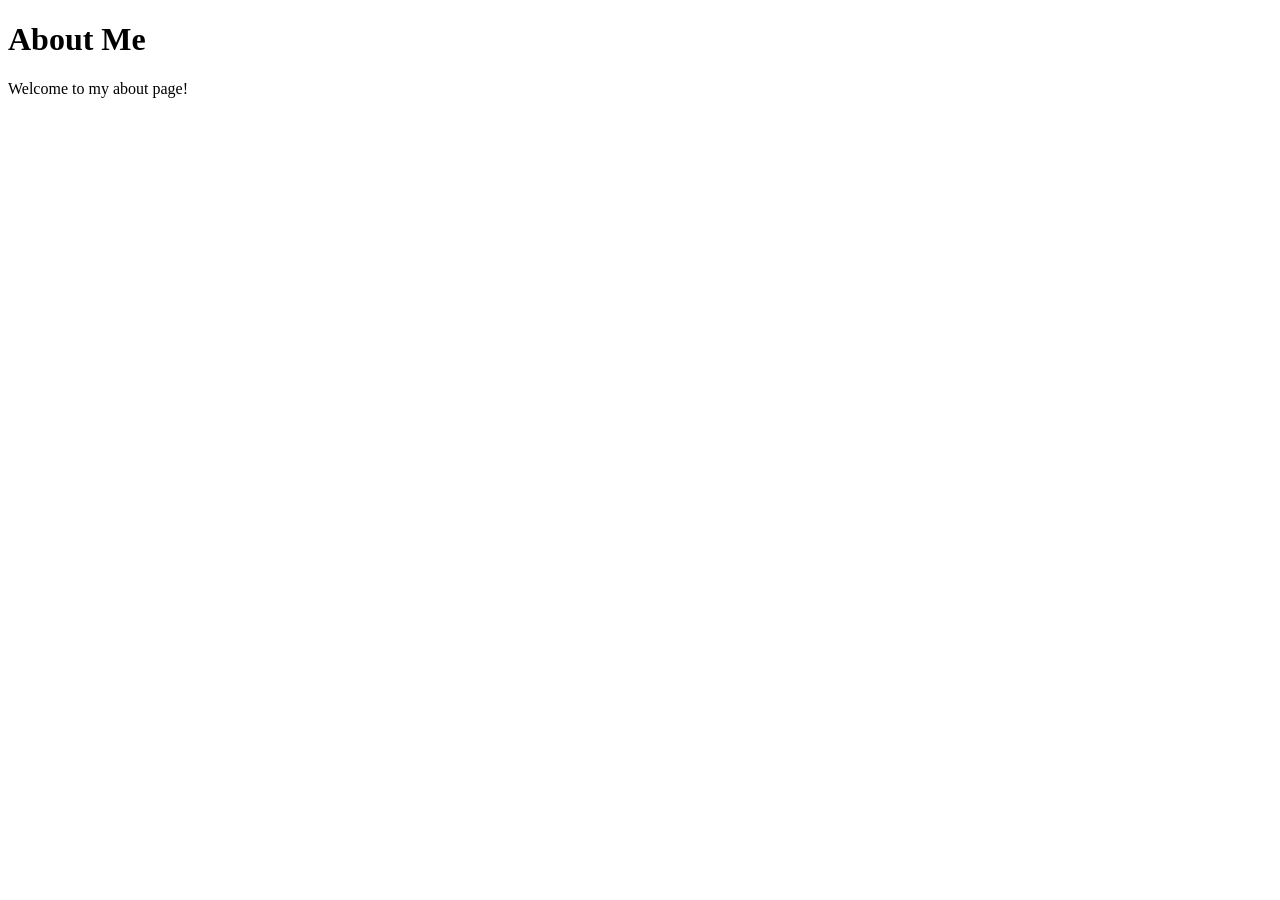
<file: about.html>
<!DOCTYPE html>
<html lang="en">
<head>
    <meta charset="UTF-8">
    <meta name="viewport" content="width=device-width, initial-scale=1.0">
    <title>About Page</title>
</head>
<body>
    <h1>About Me</h1>
    <p>Welcome to my about page!</p>
</body>
</html>
</file>
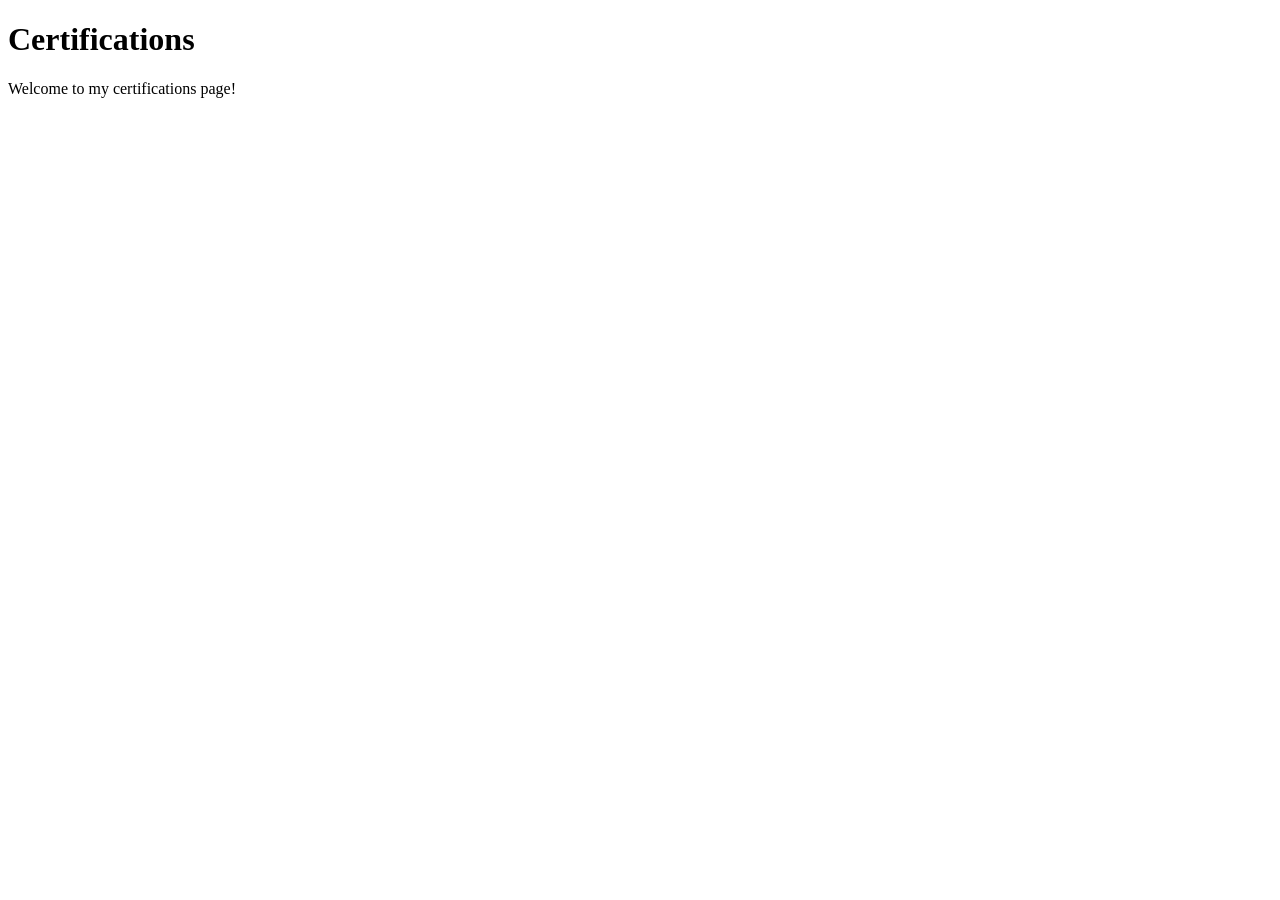
<file: certifications.html>
<!DOCTYPE html>
<html lang="en">
<head>
    <meta charset="UTF-8">
    <meta name="viewport" content="width=device-width, initial-scale=1.0">
    <title>Certifications</title>
</head>
<body>
    <h1>Certifications</h1>
    <p>Welcome to my certifications page!</p>
</body>
</html>
</file>
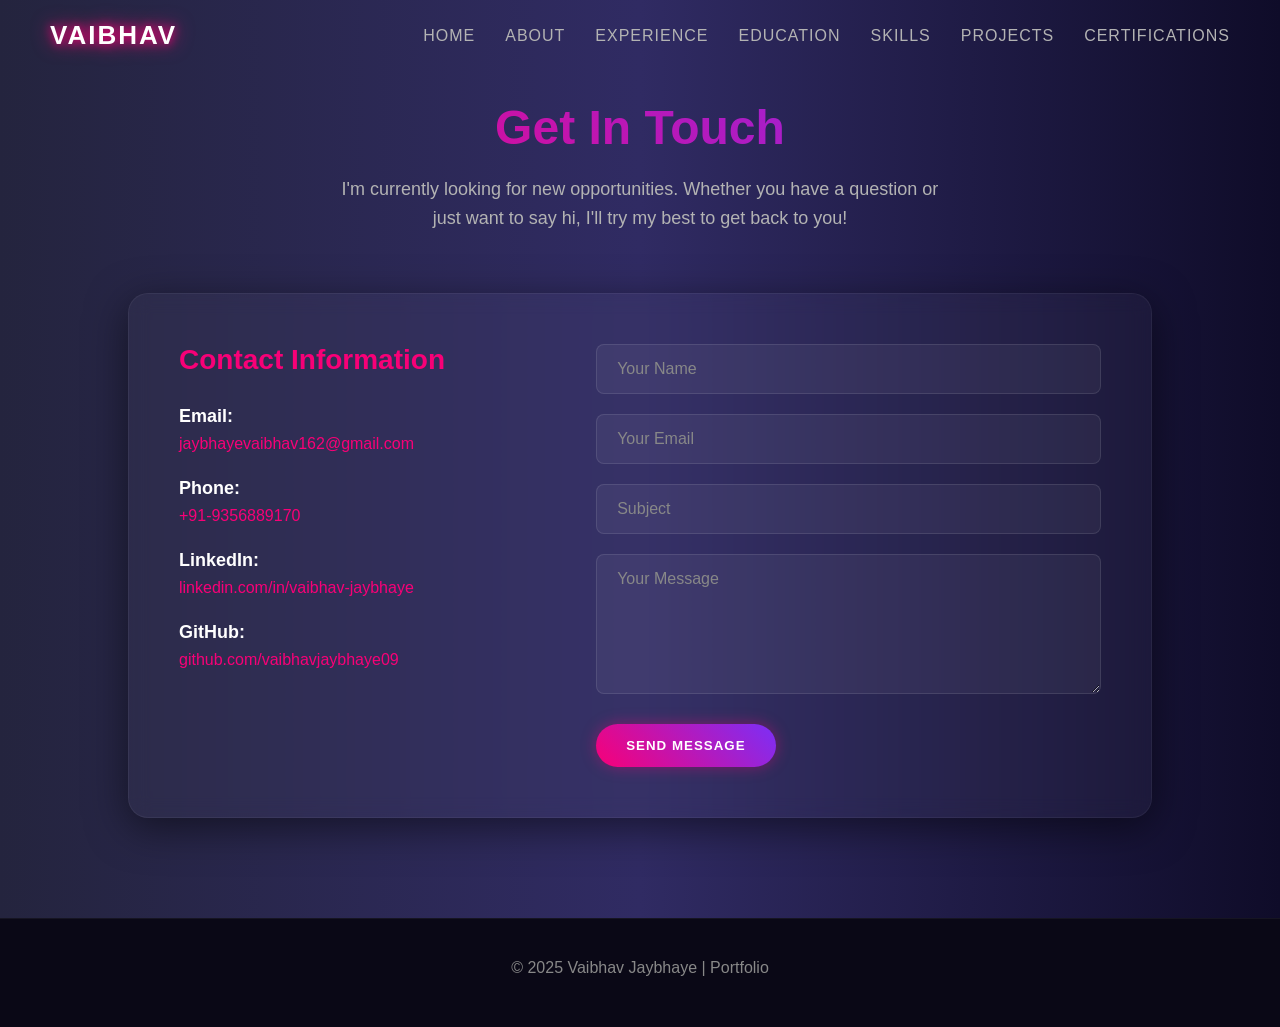
<file: contact.html>
<!DOCTYPE html>
<html lang="en">

<head>
    <meta charset="UTF-8">
    <meta name="viewport" content="width=device-width, initial-scale=1.0">
    <title>Contact Vaibhav | Portfolio</title>
    <link rel="stylesheet" href="style/style.css">
</head>

<body>

    <!-- NAVBAR -->
    <nav class="navbar">
        <div class="logo">Vaibhav</div>
        <div class="menu-toggle"><i class="fa-solid fa-bars"></i></div>
        <ul class="nav-links">
            <li><a href="index.html#home">Home</a></li>
            <li><a href="index.html#about">About</a></li>
            <li><a href="index.html#experience">Experience</a></li>
            <li><a href="education.html">Education</a></li>
            <li><a href="index.html#skills">Skills</a></li>
            <li><a href="index.html#projects">Projects</a></li>
            <li><a href="index.html#certifications">Certifications</a></li>
        </ul>
    </nav>

    <!-- CONTACT SECTION -->
    <section class="contact-page">
        <h2>Get In Touch</h2>
        <p class="contact-subtitle">I'm currently looking for new opportunities. Whether you have a question or just
            want to say hi, I'll try my best to get back to you!</p>

        <div class="contact-container">
            <div class="contact-info">
                <h3>Contact Information</h3>
                <div class="info-item">
                    <strong>Email:</strong>
                    <a href="mailto:jaybhayevaibhav162@gmail.com">jaybhayevaibhav162@gmail.com</a>
                </div>
                <div class="info-item">
                    <strong>Phone:</strong>
                    <a href="tel:+919356889170">+91-9356889170</a>
                </div>
                <div class="info-item">
                    <strong>LinkedIn:</strong>
                    <a href="https://linkedin.com/in/vaibhav-jaybhaye-a9a10b25b"
                        target="_blank">linkedin.com/in/vaibhav-jaybhaye</a>
                </div>
                <div class="info-item">
                    <strong>GitHub:</strong>
                    <a href="https://github.com/vaibhavjaybhaye09" target="_blank">github.com/vaibhavjaybhaye09</a>
                </div>
            </div>

            <form class="contact-form" action="https://api.web3forms.com/submit" method="POST" id="contactForm">
                <!-- IMPORTANT: Paste your Web3Forms Access Key below -->
                <input type="hidden" name="access_key" value="294617a3-1fa6-44e2-b9c3-9f8d4cc25325">

                <input type="text" name="name" placeholder="Your Name" required>
                <input type="email" name="email" placeholder="Your Email" required>
                <input type="text" name="subject" placeholder="Subject" required>
                <textarea name="message" placeholder="Your Message" rows="6" required></textarea>
                <button type="submit" class="btn">Send Message</button>
            </form>
        </div>
    </section>

    <!-- FOOTER -->
    <footer>
        <p>© 2025 Vaibhav Jaybhaye | Portfolio</p>
    </footer>

    <script>
        // Navbar Scroll Logic
        let lastScrollTop = 0;
        const navbar = document.querySelector('.navbar');

        window.addEventListener('scroll', function () {
            let scrollTop = window.pageYOffset || document.documentElement.scrollTop;
            if (scrollTop > lastScrollTop && scrollTop > 100) {
                navbar.classList.add('hidden');
            } else {
                navbar.classList.remove('hidden');
            }
            lastScrollTop = scrollTop <= 0 ? 0 : scrollTop;
        });

        // Mobile Menu Toggle
        const menuToggle = document.querySelector('.menu-toggle');
        const navLinksContainer = document.querySelector('.nav-links');

        if (menuToggle) {
            menuToggle.addEventListener('click', () => {
                navLinksContainer.classList.toggle('active');
            });
        }

        // Close menu when clicking a link
        document.querySelectorAll('.nav-links a').forEach(link => {
            link.addEventListener('click', () => {
                navLinksContainer.classList.remove('active');
            });
        });

        // Contact Form AJAX Submission using Web3Forms
        const contactForm = document.getElementById('contactForm');
        if (contactForm) {
            contactForm.addEventListener('submit', function (e) {
                e.preventDefault();

                const btn = contactForm.querySelector('button');
                const originalBtnText = btn.innerText;
                btn.innerText = 'Sending...';
                btn.disabled = true;

                fetch(contactForm.action, {
                    method: "POST",
                    body: new FormData(contactForm)
                })
                    .then(async (response) => {
                        let json = await response.json();
                        if (response.status == 200) {
                            alert('Message sent successfully!');
                            contactForm.reset();
                        } else {
                            if (json.message.includes("Invalid Access Key")) {
                                alert("DEVELOPER ACTION REQUIRED: You need to put your Web3Forms Access Key in the HTML code where it says 'YOUR_ACCESS_KEY_HERE'.");
                            } else {
                                alert('Oops! ' + (json.message || 'There was a problem submitting your form.'));
                            }
                        }
                    })
                    .catch(error => {
                        alert('Oops! There was a problem submitting your form.');
                    })
                    .finally(() => {
                        btn.innerText = originalBtnText;
                        btn.disabled = false;
                    });
            });
        }
    </script>
</body>

</html>
</file>
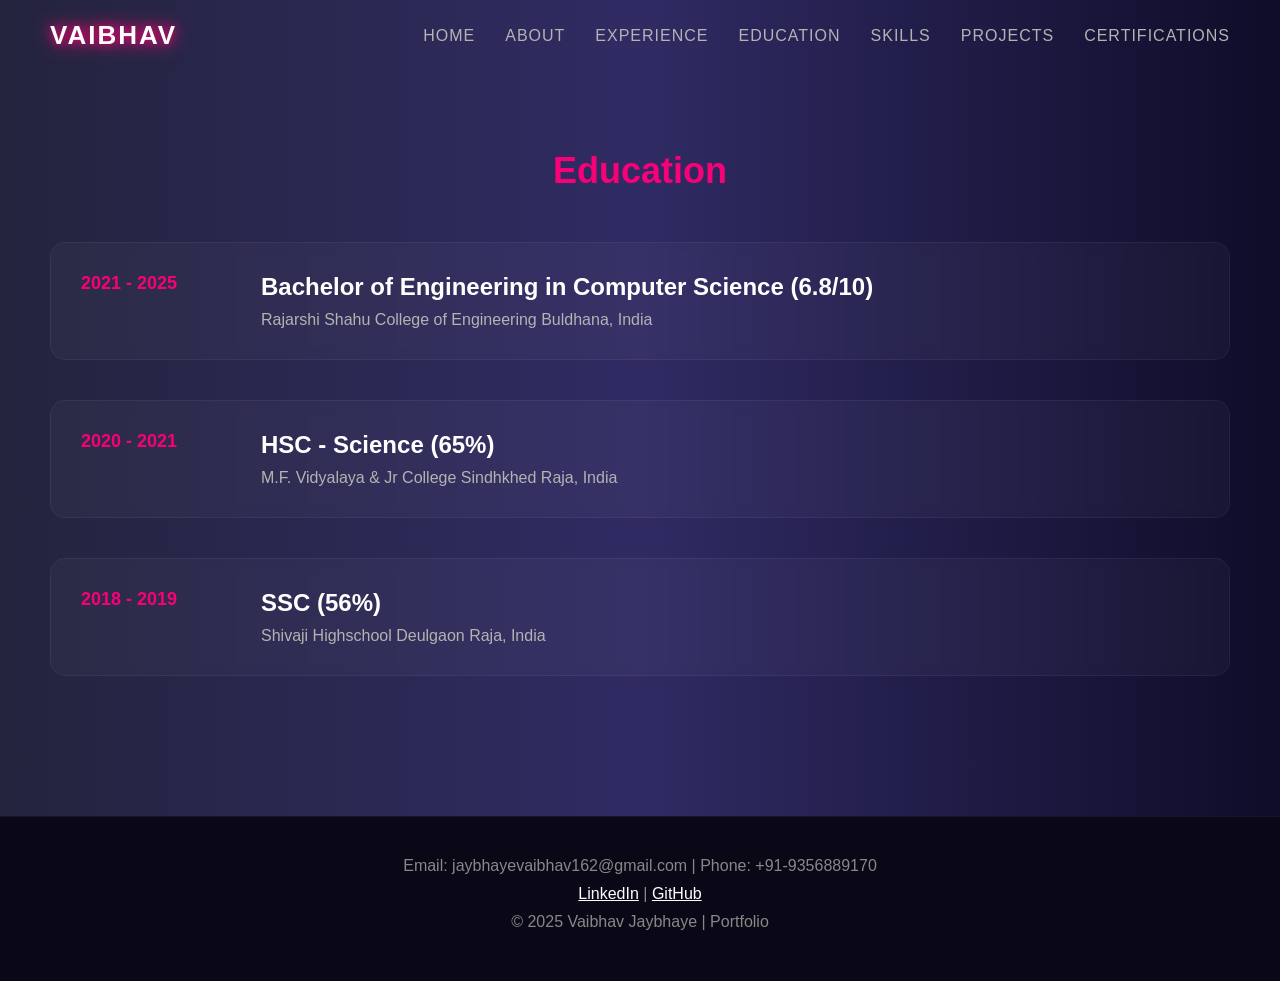
<file: education.html>
<!DOCTYPE html>
<html lang="en">

<head>
    <meta charset="UTF-8">
    <meta name="viewport" content="width=device-width, initial-scale=1.0">
    <title>Education | Vaibhav Jaybhaye</title>
    <link rel="stylesheet" href="style/style.css">
    <style>
        .page-container {
            min-height: calc(100vh - 150px);
            padding-top: 50px;
        }
    </style>
</head>

<body>

    <!-- NAVBAR -->
    <nav class="navbar">
        <div class="logo">Vaibhav</div>
        <div class="menu-toggle"><i class="fa-solid fa-bars"></i></div>
        <ul class="nav-links">
            <li><a href="index.html#home">Home</a></li>
            <li><a href="index.html#about">About</a></li>
            <li><a href="index.html#experience">Experience</a></li>
            <li><a href="education.html">Education</a></li>
            <li><a href="index.html#skills">Skills</a></li>
            <li><a href="index.html#projects">Projects</a></li>
            <li><a href="index.html#certifications">Certifications</a></li>
        </ul>
    </nav>

    <div class="page-container">
        <!-- EDUCATION -->
        <section id="education" class="education">
            <h2>Education</h2>

            <div class="edu-box">
                <div class="year">2021 - 2025</div>
                <div class="detail">
                    <h3>Bachelor of Engineering in Computer Science (6.8/10)</h3>
                    <p>Rajarshi Shahu College of Engineering Buldhana, India</p>
                </div>
            </div>

            <div class="edu-box">
                <div class="year">2020 - 2021</div>
                <div class="detail">
                    <h3>HSC - Science (65%)</h3>
                    <p>M.F. Vidyalaya & Jr College Sindhkhed Raja, India</p>
                </div>
            </div>

            <div class="edu-box">
                <div class="year">2018 - 2019</div>
                <div class="detail">
                    <h3>SSC (56%)</h3>
                    <p>Shivaji Highschool Deulgaon Raja, India</p>
                </div>
            </div>
        </section>
    </div>

    <!-- FOOTER -->
    <footer id="contact">
        <p>Email: jaybhayevaibhav162@gmail.com | Phone: +91-9356889170</p>
        <p><a href="https://linkedin.com/in/vaibhav-jaybhaye-a9a10b25b"
                style="color: white; text-decoration: underline;">LinkedIn</a> | <a
                href="https://github.com/vaibhavjaybhaye09" style="color: white; text-decoration: underline;">GitHub</a>
        </p>
        <p>© 2025 Vaibhav Jaybhaye | Portfolio</p>
    </footer>

    <script>
        // Navbar Scroll Logic
        let lastScrollTop = 0;
        const navbar = document.querySelector('.navbar');

        window.addEventListener('scroll', function() {
            let scrollTop = window.pageYOffset || document.documentElement.scrollTop;
            if (scrollTop > lastScrollTop && scrollTop > 100) {
                navbar.classList.add('hidden');
            } else {
                navbar.classList.remove('hidden');
            }
            lastScrollTop = scrollTop <= 0 ? 0 : scrollTop;
        });

        // Mobile Menu Toggle
        const menuToggle = document.querySelector('.menu-toggle');
        const navLinksContainer = document.querySelector('.nav-links');

        if (menuToggle) {
            menuToggle.addEventListener('click', () => {
                navLinksContainer.classList.toggle('active');
            });
        }

        // Close menu when clicking a link
        document.querySelectorAll('.nav-links a').forEach(link => {
            link.addEventListener('click', () => {
                navLinksContainer.classList.remove('active');
            });
        });
    </script>
</body>

</html>
</file>
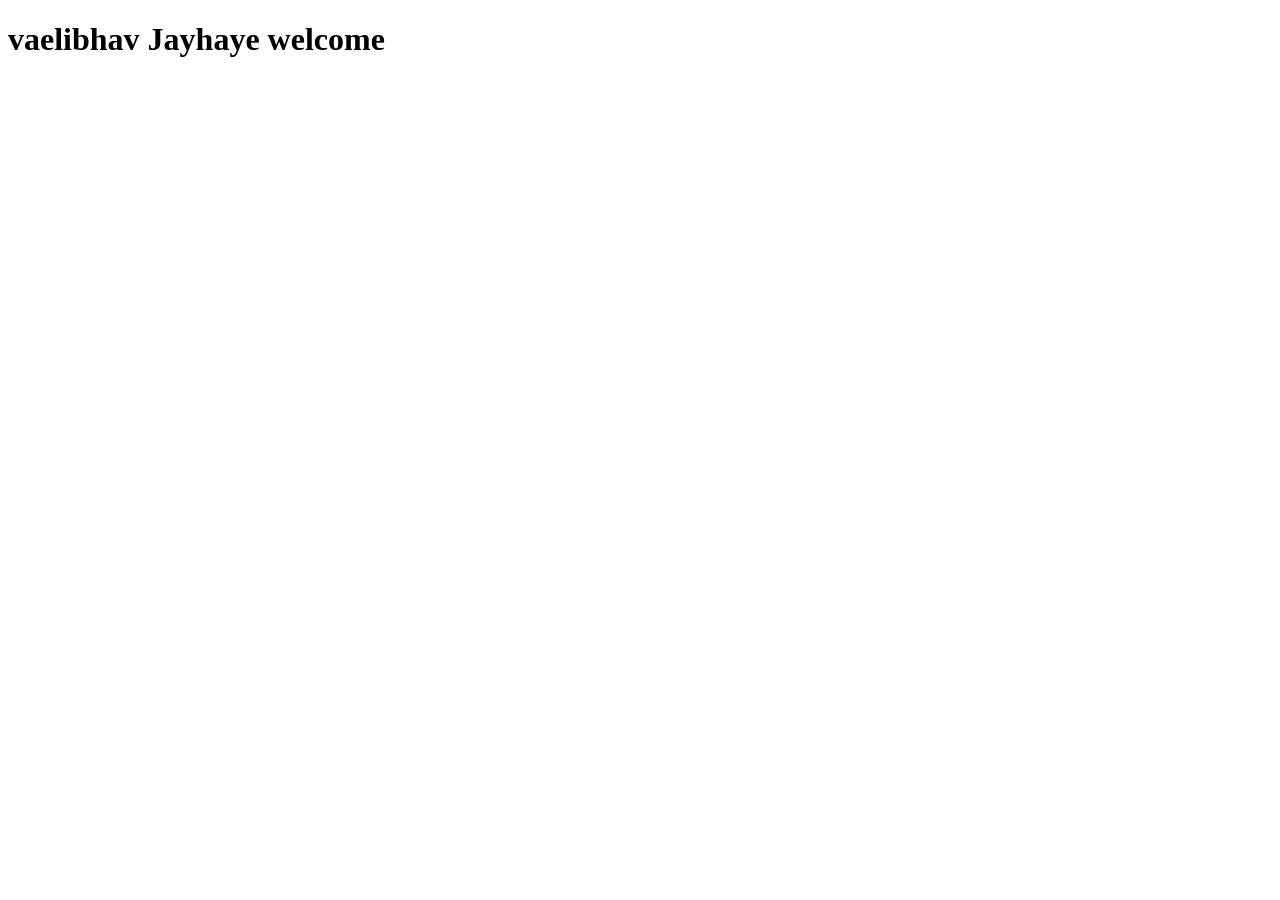
<file: home.html>
<!DOCTYPE html>
<html lang="en">
<head>
    <meta charset="UTF-8">
    <meta name="viewport" content="width=device-width, initial-scale=1.0">
    <title>Home Page</title>
</head>
<body>
    <h1>vaelibhav Jayhaye welcome </h1>
</body>
</html>
</file>
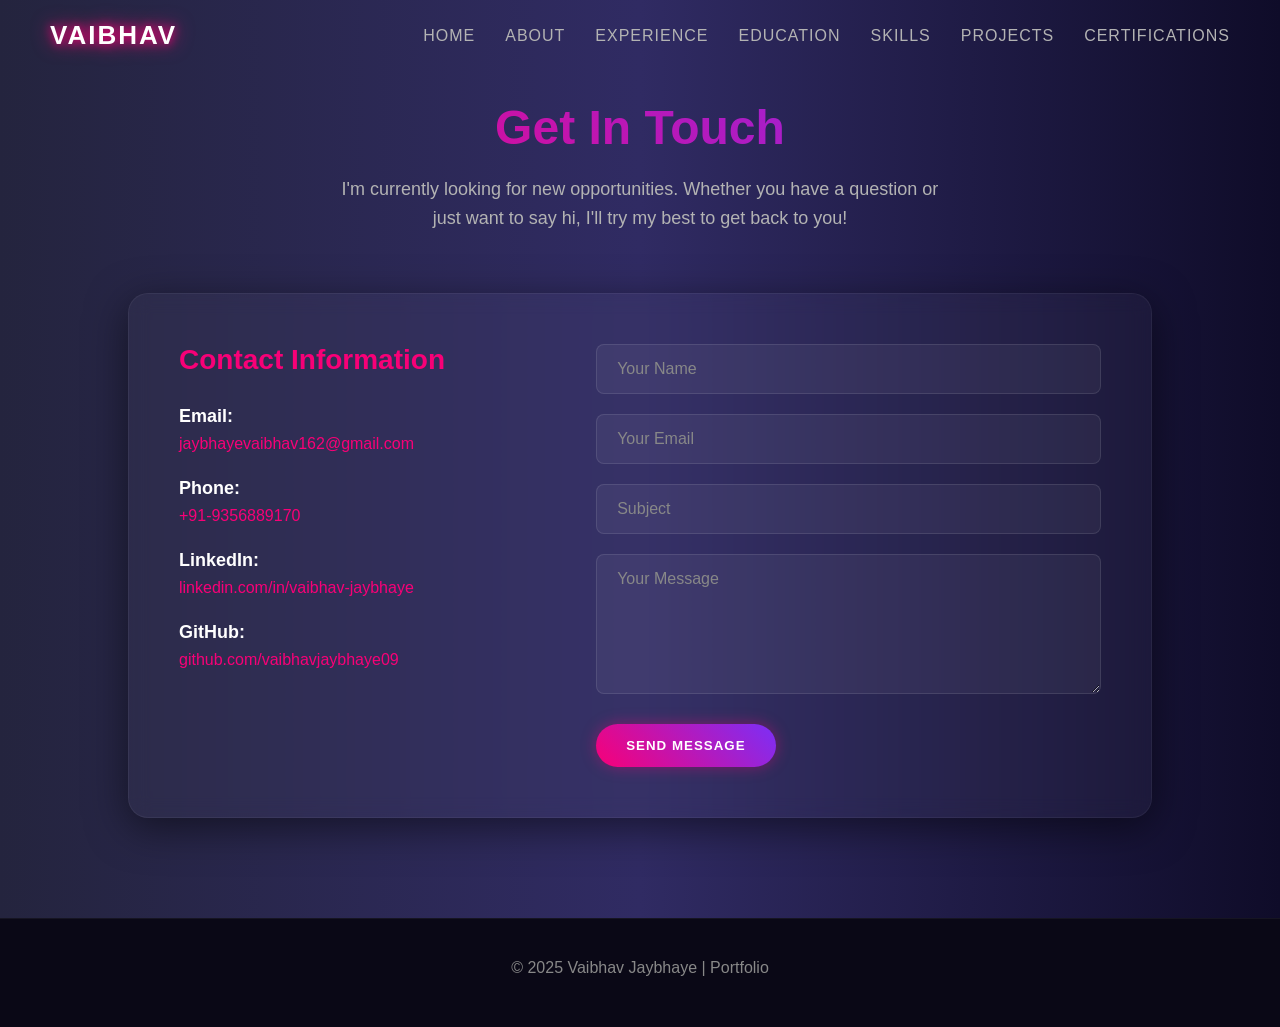
<file: Portfolio/contact.html>
<!DOCTYPE html>
<html lang="en">

<head>
    <meta charset="UTF-8">
    <meta name="viewport" content="width=device-width, initial-scale=1.0">
    <title>Contact Vaibhav | Portfolio</title>
    <link rel="stylesheet" href="style/style.css">
</head>

<body>

    <!-- NAVBAR -->
    <nav class="navbar">
        <div class="logo">Vaibhav</div>
        <ul class="nav-links">
            <li><a href="index.html#home">Home</a></li>
            <li><a href="index.html#about">About</a></li>
            <li><a href="index.html#experience">Experience</a></li>
            <li><a href="education.html">Education</a></li>
            <li><a href="index.html#skills">Skills</a></li>
            <li><a href="index.html#projects">Projects</a></li>
            <li><a href="index.html#certifications">Certifications</a></li>
        </ul>
    </nav>

    <!-- CONTACT SECTION -->
    <section class="contact-page">
        <h2>Get In Touch</h2>
        <p class="contact-subtitle">I'm currently looking for new opportunities. Whether you have a question or just
            want to say hi, I'll try my best to get back to you!</p>

        <div class="contact-container">
            <div class="contact-info">
                <h3>Contact Information</h3>
                <div class="info-item">
                    <strong>Email:</strong>
                    <a href="mailto:jaybhayevaibhav162@gmail.com">jaybhayevaibhav162@gmail.com</a>
                </div>
                <div class="info-item">
                    <strong>Phone:</strong>
                    <a href="tel:+919356889170">+91-9356889170</a>
                </div>
                <div class="info-item">
                    <strong>LinkedIn:</strong>
                    <a href="https://linkedin.com/in/vaibhav-jaybhaye-a9a10b25b"
                        target="_blank">linkedin.com/in/vaibhav-jaybhaye</a>
                </div>
                <div class="info-item">
                    <strong>GitHub:</strong>
                    <a href="https://github.com/vaibhavjaybhaye09" target="_blank">github.com/vaibhavjaybhaye09</a>
                </div>
            </div>

            <form class="contact-form" action="https://api.web3forms.com/submit" method="POST" id="contactForm">
                <!-- IMPORTANT: Paste your Web3Forms Access Key below -->
                <input type="hidden" name="access_key" value="294617a3-1fa6-44e2-b9c3-9f8d4cc25325">

                <input type="text" name="name" placeholder="Your Name" required>
                <input type="email" name="email" placeholder="Your Email" required>
                <input type="text" name="subject" placeholder="Subject" required>
                <textarea name="message" placeholder="Your Message" rows="6" required></textarea>
                <button type="submit" class="btn">Send Message</button>
            </form>
        </div>
    </section>

    <!-- FOOTER -->
    <footer>
        <p>© 2025 Vaibhav Jaybhaye | Portfolio</p>
    </footer>

    <script>
        // Navbar Scroll Logic
        let lastScrollTop = 0;
        const navbar = document.querySelector('.navbar');

        window.addEventListener('scroll', function () {
            let scrollTop = window.pageYOffset || document.documentElement.scrollTop;
            if (scrollTop > lastScrollTop && scrollTop > 100) {
                navbar.classList.add('hidden');
            } else {
                navbar.classList.remove('hidden');
            }
            lastScrollTop = scrollTop <= 0 ? 0 : scrollTop;
        });

        // Contact Form AJAX Submission using Web3Forms
        const contactForm = document.getElementById('contactForm');
        if (contactForm) {
            contactForm.addEventListener('submit', function (e) {
                e.preventDefault();

                const btn = contactForm.querySelector('button');
                const originalBtnText = btn.innerText;
                btn.innerText = 'Sending...';
                btn.disabled = true;

                fetch(contactForm.action, {
                    method: "POST",
                    body: new FormData(contactForm)
                })
                    .then(async (response) => {
                        let json = await response.json();
                        if (response.status == 200) {
                            alert('Message sent successfully!');
                            contactForm.reset();
                        } else {
                            if (json.message.includes("Invalid Access Key")) {
                                alert("DEVELOPER ACTION REQUIRED: You need to put your Web3Forms Access Key in the HTML code where it says 'YOUR_ACCESS_KEY_HERE'.");
                            } else {
                                alert('Oops! ' + (json.message || 'There was a problem submitting your form.'));
                            }
                        }
                    })
                    .catch(error => {
                        alert('Oops! There was a problem submitting your form.');
                    })
                    .finally(() => {
                        btn.innerText = originalBtnText;
                        btn.disabled = false;
                    });
            });
        }
    </script>
</body>

</html>
</file>
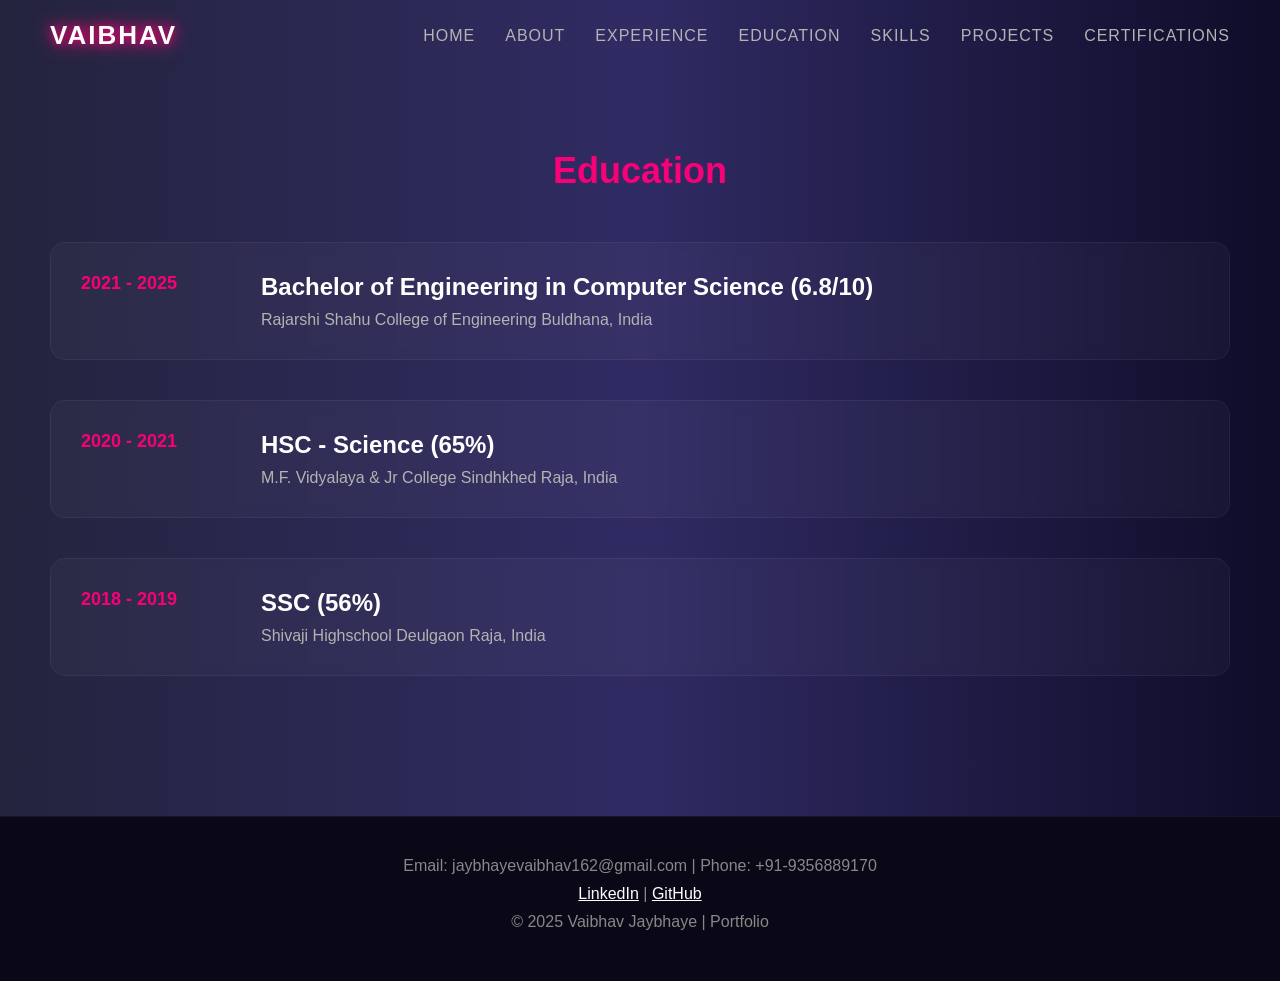
<file: Portfolio/education.html>
<!DOCTYPE html>
<html lang="en">

<head>
    <meta charset="UTF-8">
    <meta name="viewport" content="width=device-width, initial-scale=1.0">
    <title>Education | Vaibhav Jaybhaye</title>
    <link rel="stylesheet" href="style/style.css">
    <style>
        .page-container {
            min-height: calc(100vh - 150px);
            padding-top: 50px;
        }
    </style>
</head>

<body>

    <!-- NAVBAR -->
    <nav class="navbar">
        <div class="logo">Vaibhav</div>
        <ul class="nav-links">
            <li><a href="index.html#home">Home</a></li>
            <li><a href="index.html#about">About</a></li>
            <li><a href="index.html#experience">Experience</a></li>
            <li><a href="education.html">Education</a></li>
            <li><a href="index.html#skills">Skills</a></li>
            <li><a href="index.html#projects">Projects</a></li>
            <li><a href="index.html#certifications">Certifications</a></li>
        </ul>
    </nav>

    <div class="page-container">
        <!-- EDUCATION -->
        <section id="education" class="education">
            <h2>Education</h2>

            <div class="edu-box">
                <div class="year">2021 - 2025</div>
                <div class="detail">
                    <h3>Bachelor of Engineering in Computer Science (6.8/10)</h3>
                    <p>Rajarshi Shahu College of Engineering Buldhana, India</p>
                </div>
            </div>

            <div class="edu-box">
                <div class="year">2020 - 2021</div>
                <div class="detail">
                    <h3>HSC - Science (65%)</h3>
                    <p>M.F. Vidyalaya & Jr College Sindhkhed Raja, India</p>
                </div>
            </div>

            <div class="edu-box">
                <div class="year">2018 - 2019</div>
                <div class="detail">
                    <h3>SSC (56%)</h3>
                    <p>Shivaji Highschool Deulgaon Raja, India</p>
                </div>
            </div>
        </section>
    </div>

    <!-- FOOTER -->
    <footer id="contact">
        <p>Email: jaybhayevaibhav162@gmail.com | Phone: +91-9356889170</p>
        <p><a href="https://linkedin.com/in/vaibhav-jaybhaye-a9a10b25b"
                style="color: white; text-decoration: underline;">LinkedIn</a> | <a
                href="https://github.com/vaibhavjaybhaye09" style="color: white; text-decoration: underline;">GitHub</a>
        </p>
        <p>© 2025 Vaibhav Jaybhaye | Portfolio</p>
    </footer>

    <script>
        // Navbar Scroll Logic
        let lastScrollTop = 0;
        const navbar = document.querySelector('.navbar');

        window.addEventListener('scroll', function() {
            let scrollTop = window.pageYOffset || document.documentElement.scrollTop;
            if (scrollTop > lastScrollTop && scrollTop > 100) {
                navbar.classList.add('hidden');
            } else {
                navbar.classList.remove('hidden');
            }
            lastScrollTop = scrollTop <= 0 ? 0 : scrollTop;
        });
    </script>
</body>

</html>
</file>
<file: style/style.css>
* {
    margin: 0;
    padding: 0;
    box-sizing: border-box;
    font-family: 'Segoe UI', Tahoma, Geneva, Verdana, sans-serif;
}

html {
    scroll-behavior: smooth;
}

/* Scroll Reveal */
.reveal {
    opacity: 0;
    transform: translateY(50px);
    transition: all 1s cubic-bezier(0.5, 0, 0, 1);
}

.reveal.active {
    opacity: 1;
    transform: translateY(0);
}

body {
    background: #0f0c29; 
    background: linear-gradient(to right, #24243e, #302b63, #0f0c29);
    color: #e0e0e0;
    overflow-x: hidden;
}

/* NAVBAR */
.navbar {
    display: flex;
    justify-content: space-between;
    align-items: center;
    padding: 20px 50px;
    background: transparent;
    position: fixed;
    width: 100%;
    top: 0;
    left: 0;
    z-index: 100;
    transition: top 0.4s ease-in-out;
}

.navbar.hidden {
    top: -100px;
}

.navbar .logo {
    font-size: 26px;
    font-weight: 800;
    color: #fff;
    text-shadow: 0 0 10px #f80077, 0 0 20px #f80077;
    letter-spacing: 2px;
    text-transform: uppercase;
}

.nav-links {
    display: flex;
    gap: 30px;
}

.nav-links li {
    list-style: none;
}

.nav-links a {
    text-decoration: none;
    color: #b3b3b3;
    font-weight: 500;
    font-size: 16px;
    text-transform: uppercase;
    letter-spacing: 1px;
    transition: color 0.3s, text-shadow 0.3s;
}

.nav-links a:hover {
    color: #f80077;
    text-shadow: 0 0 10px rgba(248, 0, 119, 0.8);
}

/* HERO SECTION */
.hero {
    position: relative;
    display: flex;
    justify-content: space-between;
    align-items: center;
    padding: 100px 50px;
    background: transparent;
    overflow: hidden;
    min-height: 80vh;
}

#particle-canvas {
    position: absolute;
    top: 0;
    left: 0;
    width: 100%;
    height: 100%;
    z-index: 0;
    pointer-events: none; /* Let clicks pass through to background */
}

.hero-text {
    position: relative;
    z-index: 1;
    max-width: 50%;
}

.hero-text h1 {
    font-size: 56px;
    margin-bottom: 15px;
    color: #fff;
    background: -webkit-linear-gradient(45deg, #f80077, #7b2ff7);
    -webkit-background-clip: text;
    -webkit-text-fill-color: transparent;
    text-shadow: 0 0 20px rgba(248, 0, 119, 0.3);
}

.hero-text p {
    font-size: 20px;
    margin-bottom: 30px;
    color: #ccc;
    line-height: 1.6;
}

.btn {
    display: inline-block;
    background: linear-gradient(45deg, #f80077, #7b2ff7);
    color: white;
    padding: 14px 30px;
    text-decoration: none;
    border-radius: 30px;
    font-weight: bold;
    letter-spacing: 1px;
    text-transform: uppercase;
    box-shadow: 0 0 15px rgba(248, 0, 119, 0.4);
    transition: transform 0.3s, box-shadow 0.3s;
    border: none;
    cursor: pointer;
}

.btn:hover {
    transform: translateY(-3px);
    box-shadow: 0 0 25px rgba(248, 0, 119, 0.8);
}

.hero-img {
    position: relative;
    z-index: 1;
}

.hero-img img {
    width: 450px;
    border-radius: 20px;
    box-shadow: 0 0 30px rgba(248, 0, 119, 0.2);
    border: 2px solid rgba(248, 0, 119, 0.3);
}

/* ABOUT */
.about {
    display: flex;
    justify-content: space-between;
    align-items: center;
    padding: 100px 50px;
    background: rgba(0, 0, 0, 0.4);
    backdrop-filter: blur(10px);
}

.about-text {
    width: 50%;
}

.about-text h2 {
    font-size: 36px;
    margin-bottom: 20px;
    color: #f80077;
}

.about-text p {
    font-size: 18px;
    line-height: 1.8;
    color: #d1d1d1;
}

.about-img img {
    width: 400px;
    border-radius: 20px;
    box-shadow: 0 0 30px rgba(248, 0, 119, 0.2);
    border: 2px solid rgba(248, 0, 119, 0.3);
}

/* EDUCATION & EXPERIENCE */
.education {
    padding: 100px 50px;
    background: transparent;
}

.education h2 {
    font-size: 36px;
    margin-bottom: 50px;
    color: #f80077;
    text-align: center;
}

.edu-box {
    display: flex;
    margin-bottom: 40px;
    background: rgba(255, 255, 255, 0.03);
    padding: 30px;
    border-radius: 15px;
    border: 1px solid rgba(255, 255, 255, 0.05);
    backdrop-filter: blur(5px);
    transition: transform 0.3s, border-color 0.3s;
}

.edu-box:hover {
    transform: translateY(-5px);
    border-color: rgba(248, 0, 119, 0.5);
    box-shadow: 0 10px 30px rgba(0, 0, 0, 0.5);
}

.year {
    min-width: 180px;
    font-weight: bold;
    font-size: 18px;
    color: #f80077;
    padding-right: 20px;
}

.detail h3 {
    font-size: 24px;
    margin-bottom: 10px;
    color: #fff;
}

.detail p {
    color: #b3b3b3;
    font-size: 16px;
}

.detail ul {
    margin-top: 15px;
    margin-left: 20px;
    line-height: 1.8;
    color: #d1d1d1;
}

.detail li {
    margin-bottom: 8px;
}

/* TECH BOUNCER */
.tech-bouncer-section {
    padding: 80px 50px 20px 50px;
    background: transparent;
}

.tech-bouncer-section h2 {
    font-size: 36px;
    margin-bottom: 40px;
    color: #f80077;
    text-align: center;
}

#tech-bouncer-container {
    width: 100%;
    height: 280px;
    position: relative;
    overflow: hidden;
    background: transparent;
}

.tech-icon {
    position: absolute;
    top: 0;
    left: 0;
    font-size: 70px;
    user-select: none;
    filter: drop-shadow(0 0 20px rgba(255,255,255,0.4));
    will-change: transform;
}

.text-icon {
    font-size: 18px;
    font-weight: 600;
    display: flex;
    align-items: center;
    justify-content: center;
    padding: 12px 28px;
    background: rgba(255, 255, 255, 0.03);
    border-radius: 50px;
    border: 1px solid rgba(255, 255, 255, 0.1);
    backdrop-filter: blur(10px);
    box-shadow: 0 5px 20px rgba(0,0,0,0.2);
    letter-spacing: 1px;
}

/* SKILLS */
.skills {
    padding: 100px 50px;
    background: rgba(0, 0, 0, 0.4);
}

.skills h2 {
    font-size: 36px;
    margin-bottom: 50px;
    color: #f80077;
    text-align: center;
}

.skills-container {
    display: flex;
    justify-content: center;
    gap: 80px;
}

.skills-container > div {
    width: 45%;
}

.skills-container h3 {
    font-size: 24px;
    margin-bottom: 30px;
    color: #fff;
}

.skills-container p {
    font-size: 16px;
    margin-bottom: 8px;
    color: #d1d1d1;
}

.bar {
    width: 100%;
    height: 10px;
    background: rgba(255, 255, 255, 0.1);
    margin-bottom: 30px;
    border-radius: 10px;
    overflow: hidden;
}

.bar span {
    display: block;
    height: 100%;
    background: linear-gradient(90deg, #f80077, #7b2ff7);
    border-radius: 10px;
    box-shadow: 0 0 10px rgba(248, 0, 119, 0.5);
}

/* PROJECTS */
.projects {
    padding: 100px 10%;
    background: transparent;
}

.projects h2 {
    text-align: center;
    font-size: 36px;
    margin-bottom: 50px;
    color: #f80077;
}

.project-card {
    background: rgba(255, 255, 255, 0.03);
    padding: 40px;
    margin-bottom: 30px;
    border-radius: 15px;
    border: 1px solid rgba(255, 255, 255, 0.05);
    backdrop-filter: blur(10px);
    transition: transform 0.3s, border-color 0.3s, box-shadow 0.3s;
}

.project-card:hover {
    transform: translateY(-5px);
    border-color: rgba(248, 0, 119, 0.5);
    box-shadow: 0 10px 30px rgba(248, 0, 119, 0.1);
}

.project-card h3 {
    margin-bottom: 15px;
    font-size: 26px;
    color: #fff;
}

.project-card p {
    margin-bottom: 25px;
    line-height: 1.8;
    color: #d1d1d1;
    font-size: 16px;
}

.project-card .btn {
    padding: 10px 20px;
    font-size: 14px;
}

/* CERTIFICATIONS */
.certifications {
    padding: 100px 50px;
    background: rgba(0, 0, 0, 0.4);
}

.certifications h2 {
    font-size: 36px;
    margin-bottom: 30px;
    color: #f80077;
}

.certifications ul {
    margin-top: 20px;
    margin-left: 20px;
}

.certifications li {
    margin-bottom: 15px;
    font-size: 18px;
    color: #d1d1d1;
    line-height: 1.6;
}

/* FOOTER */
footer {
    text-align: center;
    padding: 40px 20px;
    background: #0a0816;
    color: #888;
    border-top: 1px solid rgba(255,255,255,0.05);
}

footer p {
    margin-bottom: 10px;
}

footer a {
    color: #f80077;
    text-decoration: none;
    transition: color 0.3s, text-shadow 0.3s;
}

footer a:hover {
    color: #fff;
    text-shadow: 0 0 10px #f80077;
}

/* CONTACT PAGE */
.contact-page {
    padding: 100px 10%;
    background: transparent;
    min-height: calc(100vh - 150px);
}

.contact-page h2 {
    text-align: center;
    font-size: 48px;
    margin-bottom: 20px;
    color: #fff;
    background: -webkit-linear-gradient(45deg, #f80077, #7b2ff7);
    -webkit-background-clip: text;
    -webkit-text-fill-color: transparent;
}

.contact-subtitle {
    text-align: center;
    font-size: 18px;
    color: #b3b3b3;
    margin-bottom: 60px;
    max-width: 600px;
    margin-left: auto;
    margin-right: auto;
    line-height: 1.6;
}

.contact-container {
    display: flex;
    justify-content: space-between;
    gap: 50px;
    background: rgba(255, 255, 255, 0.03);
    padding: 50px;
    border-radius: 20px;
    border: 1px solid rgba(255, 255, 255, 0.05);
    backdrop-filter: blur(10px);
    box-shadow: 0 10px 40px rgba(0,0,0,0.5);
}

.contact-info {
    width: 40%;
}

.contact-info h3 {
    font-size: 28px;
    margin-bottom: 30px;
    color: #f80077;
}

.info-item {
    margin-bottom: 25px;
    font-size: 16px;
    color: #d1d1d1;
}

.info-item strong {
    display: block;
    margin-bottom: 8px;
    color: #fff;
    font-size: 18px;
}

.info-item a {
    color: #f80077;
    text-decoration: none;
    transition: color 0.3s, text-shadow 0.3s;
}

.info-item a:hover {
    color: #fff;
    text-shadow: 0 0 10px #f80077;
}

.contact-form {
    width: 55%;
    display: flex;
    flex-direction: column;
    gap: 20px;
}

.contact-form input,
.contact-form textarea {
    width: 100%;
    padding: 15px 20px;
    background: rgba(255, 255, 255, 0.05);
    border: 1px solid rgba(255, 255, 255, 0.1);
    border-radius: 8px;
    font-size: 16px;
    color: #fff;
    outline: none;
    transition: border-color 0.3s, background 0.3s, box-shadow 0.3s;
}

.contact-form input::placeholder,
.contact-form textarea::placeholder {
    color: #888;
}

.contact-form input:focus,
.contact-form textarea:focus {
    border-color: #f80077;
    background: rgba(255, 255, 255, 0.08);
    box-shadow: 0 0 10px rgba(248, 0, 119, 0.2);
}

.contact-form .btn {
    align-self: flex-start;
    margin-top: 10px;
}

/* Responsive Design */
.menu-toggle {
    display: none;
    color: #fff;
    font-size: 24px;
    cursor: pointer;
    z-index: 101;
}

@media screen and (max-width: 768px) {
    /* Navbar */
    .menu-toggle {
        display: block;
    }

    .nav-links {
        position: fixed;
        top: 0;
        right: -100%;
        width: 250px;
        height: 100vh;
        background: rgba(15, 12, 41, 0.95);
        backdrop-filter: blur(10px);
        flex-direction: column;
        justify-content: center;
        align-items: center;
        gap: 30px;
        transition: right 0.4s ease;
        z-index: 100;
        box-shadow: -5px 0 15px rgba(0, 0, 0, 0.5);
    }

    .nav-links.active {
        right: 0;
    }

    /* Hero Section */
    .hero {
        flex-direction: column;
        text-align: center;
        padding: 120px 20px 50px;
    }

    .hero-text {
        max-width: 100%;
        margin-bottom: 40px;
    }

    .hero-text h1 {
        font-size: 36px;
    }

    .hero-text p {
        font-size: 16px;
    }

    .hero-img img {
        width: 100%;
        max-width: 350px;
    }

    /* About */
    .about {
        flex-direction: column;
        text-align: center;
        padding: 50px 20px;
    }

    .about-text {
        width: 100%;
    }

    .about-img img {
        width: 100%;
        max-width: 350px;
        margin-top: 30px;
    }

    /* Skills */
    .skills {
        padding: 50px 20px;
    }

    .skills-container {
        flex-direction: column;
        gap: 40px;
    }

    .skills-container > div {
        width: 100%;
    }

    /* Education / Experience / Projects / Certifications */
    .education, .projects, .certifications, .tech-bouncer-section {
        padding: 50px 20px;
    }

    .education h2, .projects h2, .certifications h2, .tech-bouncer-section h2 {
        font-size: 28px;
    }

    .edu-box {
        flex-direction: column;
    }

    .year {
        margin-bottom: 10px;
    }

    .project-card {
        padding: 20px;
    }

    /* Contact Page */
    .contact-page {
        padding: 100px 20px 50px;
    }

    .contact-container {
        flex-direction: column;
        padding: 30px 20px;
        gap: 30px;
    }

    .contact-info, .contact-form {
        width: 100%;
    }

    .contact-page h2 {
        font-size: 32px;
    }
}
</file>
<file: Portfolio/style/style.css>
* {
    margin: 0;
    padding: 0;
    box-sizing: border-box;
    font-family: 'Segoe UI', Tahoma, Geneva, Verdana, sans-serif;
}

html {
    scroll-behavior: smooth;
}

/* Scroll Reveal */
.reveal {
    opacity: 0;
    transform: translateY(50px);
    transition: all 1s cubic-bezier(0.5, 0, 0, 1);
}

.reveal.active {
    opacity: 1;
    transform: translateY(0);
}

body {
    background: #0f0c29; 
    background: linear-gradient(to right, #24243e, #302b63, #0f0c29);
    color: #e0e0e0;
    overflow-x: hidden;
}

/* NAVBAR */
.navbar {
    display: flex;
    justify-content: space-between;
    align-items: center;
    padding: 20px 50px;
    background: transparent;
    position: fixed;
    width: 100%;
    top: 0;
    left: 0;
    z-index: 100;
    transition: top 0.4s ease-in-out;
}

.navbar.hidden {
    top: -100px;
}

.navbar .logo {
    font-size: 26px;
    font-weight: 800;
    color: #fff;
    text-shadow: 0 0 10px #f80077, 0 0 20px #f80077;
    letter-spacing: 2px;
    text-transform: uppercase;
}

.nav-links {
    display: flex;
    gap: 30px;
}

.nav-links li {
    list-style: none;
}

.nav-links a {
    text-decoration: none;
    color: #b3b3b3;
    font-weight: 500;
    font-size: 16px;
    text-transform: uppercase;
    letter-spacing: 1px;
    transition: color 0.3s, text-shadow 0.3s;
}

.nav-links a:hover {
    color: #f80077;
    text-shadow: 0 0 10px rgba(248, 0, 119, 0.8);
}

/* HERO SECTION */
.hero {
    position: relative;
    display: flex;
    justify-content: space-between;
    align-items: center;
    padding: 100px 50px;
    background: transparent;
    overflow: hidden;
    min-height: 80vh;
}

#particle-canvas {
    position: absolute;
    top: 0;
    left: 0;
    width: 100%;
    height: 100%;
    z-index: 0;
    pointer-events: none; /* Let clicks pass through to background */
}

.hero-text {
    position: relative;
    z-index: 1;
    max-width: 50%;
}

.hero-text h1 {
    font-size: 56px;
    margin-bottom: 15px;
    color: #fff;
    background: -webkit-linear-gradient(45deg, #f80077, #7b2ff7);
    -webkit-background-clip: text;
    -webkit-text-fill-color: transparent;
    text-shadow: 0 0 20px rgba(248, 0, 119, 0.3);
}

.hero-text p {
    font-size: 20px;
    margin-bottom: 30px;
    color: #ccc;
    line-height: 1.6;
}

.btn {
    display: inline-block;
    background: linear-gradient(45deg, #f80077, #7b2ff7);
    color: white;
    padding: 14px 30px;
    text-decoration: none;
    border-radius: 30px;
    font-weight: bold;
    letter-spacing: 1px;
    text-transform: uppercase;
    box-shadow: 0 0 15px rgba(248, 0, 119, 0.4);
    transition: transform 0.3s, box-shadow 0.3s;
    border: none;
    cursor: pointer;
}

.btn:hover {
    transform: translateY(-3px);
    box-shadow: 0 0 25px rgba(248, 0, 119, 0.8);
}

.hero-img {
    position: relative;
    z-index: 1;
}

.hero-img img {
    width: 450px;
    border-radius: 20px;
    box-shadow: 0 0 30px rgba(248, 0, 119, 0.2);
    border: 2px solid rgba(248, 0, 119, 0.3);
}

/* ABOUT */
.about {
    display: flex;
    justify-content: space-between;
    align-items: center;
    padding: 100px 50px;
    background: rgba(0, 0, 0, 0.4);
    backdrop-filter: blur(10px);
}

.about-text {
    width: 50%;
}

.about-text h2 {
    font-size: 36px;
    margin-bottom: 20px;
    color: #f80077;
}

.about-text p {
    font-size: 18px;
    line-height: 1.8;
    color: #d1d1d1;
}

.about-img img {
    width: 400px;
    border-radius: 20px;
    box-shadow: 0 0 30px rgba(248, 0, 119, 0.2);
    border: 2px solid rgba(248, 0, 119, 0.3);
}

/* EDUCATION & EXPERIENCE */
.education {
    padding: 100px 50px;
    background: transparent;
}

.education h2 {
    font-size: 36px;
    margin-bottom: 50px;
    color: #f80077;
    text-align: center;
}

.edu-box {
    display: flex;
    margin-bottom: 40px;
    background: rgba(255, 255, 255, 0.03);
    padding: 30px;
    border-radius: 15px;
    border: 1px solid rgba(255, 255, 255, 0.05);
    backdrop-filter: blur(5px);
    transition: transform 0.3s, border-color 0.3s;
}

.edu-box:hover {
    transform: translateY(-5px);
    border-color: rgba(248, 0, 119, 0.5);
    box-shadow: 0 10px 30px rgba(0, 0, 0, 0.5);
}

.year {
    min-width: 180px;
    font-weight: bold;
    font-size: 18px;
    color: #f80077;
    padding-right: 20px;
}

.detail h3 {
    font-size: 24px;
    margin-bottom: 10px;
    color: #fff;
}

.detail p {
    color: #b3b3b3;
    font-size: 16px;
}

.detail ul {
    margin-top: 15px;
    margin-left: 20px;
    line-height: 1.8;
    color: #d1d1d1;
}

.detail li {
    margin-bottom: 8px;
}

/* TECH BOUNCER */
.tech-bouncer-section {
    padding: 80px 50px 20px 50px;
    background: transparent;
}

.tech-bouncer-section h2 {
    font-size: 36px;
    margin-bottom: 40px;
    color: #f80077;
    text-align: center;
}

#tech-bouncer-container {
    width: 100%;
    height: 280px;
    position: relative;
    overflow: hidden;
    background: transparent;
}

.tech-icon {
    position: absolute;
    top: 0;
    left: 0;
    font-size: 70px;
    user-select: none;
    filter: drop-shadow(0 0 20px rgba(255,255,255,0.4));
    will-change: transform;
}

.text-icon {
    font-size: 18px;
    font-weight: 600;
    display: flex;
    align-items: center;
    justify-content: center;
    padding: 12px 28px;
    background: rgba(255, 255, 255, 0.03);
    border-radius: 50px;
    border: 1px solid rgba(255, 255, 255, 0.1);
    backdrop-filter: blur(10px);
    box-shadow: 0 5px 20px rgba(0,0,0,0.2);
    letter-spacing: 1px;
}

/* SKILLS */
.skills {
    padding: 100px 50px;
    background: rgba(0, 0, 0, 0.4);
}

.skills h2 {
    font-size: 36px;
    margin-bottom: 50px;
    color: #f80077;
    text-align: center;
}

.skills-container {
    display: flex;
    justify-content: center;
    gap: 80px;
}

.skills-container > div {
    width: 45%;
}

.skills-container h3 {
    font-size: 24px;
    margin-bottom: 30px;
    color: #fff;
}

.skills-container p {
    font-size: 16px;
    margin-bottom: 8px;
    color: #d1d1d1;
}

.bar {
    width: 100%;
    height: 10px;
    background: rgba(255, 255, 255, 0.1);
    margin-bottom: 30px;
    border-radius: 10px;
    overflow: hidden;
}

.bar span {
    display: block;
    height: 100%;
    background: linear-gradient(90deg, #f80077, #7b2ff7);
    border-radius: 10px;
    box-shadow: 0 0 10px rgba(248, 0, 119, 0.5);
}

/* PROJECTS */
.projects {
    padding: 100px 10%;
    background: transparent;
}

.projects h2 {
    text-align: center;
    font-size: 36px;
    margin-bottom: 50px;
    color: #f80077;
}

.project-card {
    background: rgba(255, 255, 255, 0.03);
    padding: 40px;
    margin-bottom: 30px;
    border-radius: 15px;
    border: 1px solid rgba(255, 255, 255, 0.05);
    backdrop-filter: blur(10px);
    transition: transform 0.3s, border-color 0.3s, box-shadow 0.3s;
}

.project-card:hover {
    transform: translateY(-5px);
    border-color: rgba(248, 0, 119, 0.5);
    box-shadow: 0 10px 30px rgba(248, 0, 119, 0.1);
}

.project-card h3 {
    margin-bottom: 15px;
    font-size: 26px;
    color: #fff;
}

.project-card p {
    margin-bottom: 25px;
    line-height: 1.8;
    color: #d1d1d1;
    font-size: 16px;
}

.project-card .btn {
    padding: 10px 20px;
    font-size: 14px;
}

/* CERTIFICATIONS */
.certifications {
    padding: 100px 50px;
    background: rgba(0, 0, 0, 0.4);
}

.certifications h2 {
    font-size: 36px;
    margin-bottom: 30px;
    color: #f80077;
}

.certifications ul {
    margin-top: 20px;
    margin-left: 20px;
}

.certifications li {
    margin-bottom: 15px;
    font-size: 18px;
    color: #d1d1d1;
    line-height: 1.6;
}

/* FOOTER */
footer {
    text-align: center;
    padding: 40px 20px;
    background: #0a0816;
    color: #888;
    border-top: 1px solid rgba(255,255,255,0.05);
}

footer p {
    margin-bottom: 10px;
}

footer a {
    color: #f80077;
    text-decoration: none;
    transition: color 0.3s, text-shadow 0.3s;
}

footer a:hover {
    color: #fff;
    text-shadow: 0 0 10px #f80077;
}

/* CONTACT PAGE */
.contact-page {
    padding: 100px 10%;
    background: transparent;
    min-height: calc(100vh - 150px);
}

.contact-page h2 {
    text-align: center;
    font-size: 48px;
    margin-bottom: 20px;
    color: #fff;
    background: -webkit-linear-gradient(45deg, #f80077, #7b2ff7);
    -webkit-background-clip: text;
    -webkit-text-fill-color: transparent;
}

.contact-subtitle {
    text-align: center;
    font-size: 18px;
    color: #b3b3b3;
    margin-bottom: 60px;
    max-width: 600px;
    margin-left: auto;
    margin-right: auto;
    line-height: 1.6;
}

.contact-container {
    display: flex;
    justify-content: space-between;
    gap: 50px;
    background: rgba(255, 255, 255, 0.03);
    padding: 50px;
    border-radius: 20px;
    border: 1px solid rgba(255, 255, 255, 0.05);
    backdrop-filter: blur(10px);
    box-shadow: 0 10px 40px rgba(0,0,0,0.5);
}

.contact-info {
    width: 40%;
}

.contact-info h3 {
    font-size: 28px;
    margin-bottom: 30px;
    color: #f80077;
}

.info-item {
    margin-bottom: 25px;
    font-size: 16px;
    color: #d1d1d1;
}

.info-item strong {
    display: block;
    margin-bottom: 8px;
    color: #fff;
    font-size: 18px;
}

.info-item a {
    color: #f80077;
    text-decoration: none;
    transition: color 0.3s, text-shadow 0.3s;
}

.info-item a:hover {
    color: #fff;
    text-shadow: 0 0 10px #f80077;
}

.contact-form {
    width: 55%;
    display: flex;
    flex-direction: column;
    gap: 20px;
}

.contact-form input,
.contact-form textarea {
    width: 100%;
    padding: 15px 20px;
    background: rgba(255, 255, 255, 0.05);
    border: 1px solid rgba(255, 255, 255, 0.1);
    border-radius: 8px;
    font-size: 16px;
    color: #fff;
    outline: none;
    transition: border-color 0.3s, background 0.3s, box-shadow 0.3s;
}

.contact-form input::placeholder,
.contact-form textarea::placeholder {
    color: #888;
}

.contact-form input:focus,
.contact-form textarea:focus {
    border-color: #f80077;
    background: rgba(255, 255, 255, 0.08);
    box-shadow: 0 0 10px rgba(248, 0, 119, 0.2);
}

.contact-form .btn {
    align-self: flex-start;
    margin-top: 10px;
}
</file>
